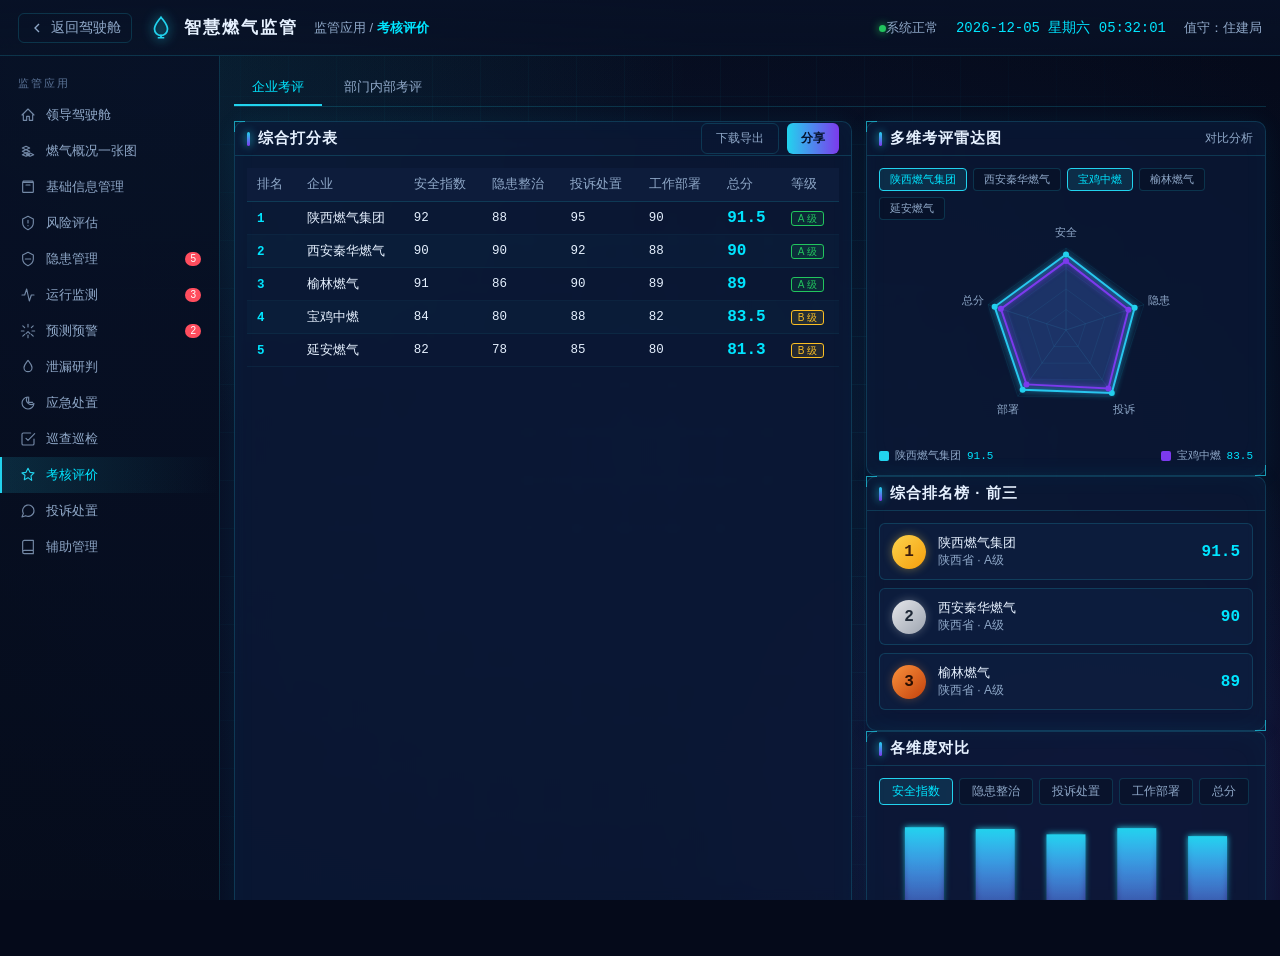
<file: gas-demo/assess.html>
﻿<!DOCTYPE html>
<html lang="zh-CN">
<head>
<meta charset="UTF-8">
<meta name="viewport" content="width=1920,initial-scale=1">
<title>考核评价 - 陕西智慧燃气监管</title>
<link rel="stylesheet" href="styles.css?v=261026b">
<link rel="stylesheet" href="vendor/leaflet.css">
<script src="vendor/leaflet.js"></script>
<style>
.tab-pane{display:none}.tab-pane.on{display:block}
.radar-wrap{position:relative;display:flex;align-items:center;justify-content:center}
.dim-tabs{display:flex;gap:6px;flex-wrap:wrap}
.dim-tabs button{padding:4px 12px;background:rgba(8,17,38,.6);border:1px solid var(--line);border-radius:4px;color:var(--sub);font-size:12px;cursor:pointer;font-family:var(--sans);transition:.2s}
.dim-tabs button:hover{color:var(--text)}
.dim-tabs button.on{color:var(--accent3);border-color:var(--accent);background:rgba(34,211,238,.12)}
.rank-card{display:flex;align-items:center;gap:12px;padding:10px 12px;border-radius:var(--r-sm);margin-bottom:8px;background:var(--panel2);border:1px solid var(--line);transition:.2s;cursor:pointer}
.rank-card:hover{border-color:var(--accent);box-shadow:0 0 10px rgba(34,211,238,.18)}
.rank-card .ri{width:34px;height:34px;border-radius:50%;display:flex;align-items:center;justify-content:center;font-family:var(--mono);font-weight:700;font-size:16px;flex:0 0 34px}
.rank-card .ri.g1{background:linear-gradient(135deg,#FCD34D,#F59E0B);color:#3B1D0E;box-shadow:0 0 10px rgba(252,211,77,.4)}
.rank-card .ri.g2{background:linear-gradient(135deg,#E5E7EB,#9CA3AF);color:#1F2937;box-shadow:0 0 10px rgba(229,231,235,.3)}
.rank-card .ri.g3{background:linear-gradient(135deg,#FB923C,#C2410C);color:#2A0E02;box-shadow:0 0 10px rgba(251,146,60,.3)}
.rank-card .rn{flex:1;font-size:13px}
.rank-card .rv{font-family:var(--mono);font-size:16px;font-weight:700;color:var(--accent3)}
.ent-pick{display:flex;gap:6px;flex-wrap:wrap}
.ent-pick button{padding:3px 10px;background:rgba(8,17,38,.6);border:1px solid var(--line);border-radius:4px;color:var(--sub);font-size:11px;cursor:pointer;font-family:var(--sans);transition:.2s}
.ent-pick button.on{color:var(--accent3);border-color:var(--accent);background:rgba(34,211,238,.12)}
.legend-dot{display:inline-flex;align-items:center;gap:6px;font-size:11px;color:var(--sub)}
.legend-dot i{width:10px;height:10px;border-radius:2px}
.sum-item{display:flex;align-items:flex-start;gap:10px;padding:10px 12px;background:var(--panel2);border:1px solid var(--line);border-radius:var(--r-sm)}
.sum-item .si{width:32px;height:32px;border-radius:8px;background:rgba(34,211,238,.12);display:flex;align-items:center;justify-content:center;color:var(--accent);flex:0 0 32px}
.sum-item .si svg{width:16px;height:16px}
.sum-item .st{font-size:13px;font-weight:600;margin-bottom:2px}
.sum-item .sd{font-size:11px;color:var(--sub);line-height:1.5}
</style>
</head>
<body data-page="assess">
<div class="bg-atmos"></div>
<header class="topbar"><span class="back" onclick="location.href='index.html'"><svg viewBox="0 0 24 24" fill="none" stroke="currentColor" stroke-width="2" width="16" height="16"><path d="M15 18l-6-6 6-6"/></svg> 返回驾驶舱</span><div class="brand"><svg class="logo" viewBox="0 0 24 24" fill="none" stroke="currentColor" stroke-width="1.6" width="26" height="26"><path d="M12 2c-3 4-6 7-6 11a6 6 0 0012 0c0-4-3-7-6-11z"/><path d="M12 18v3M9 21h6"/></svg> 智慧燃气监管</div><div class="crumb">监管应用 / <b>考核评价</b></div><div class="sp"></div><div class="rt"><span class="stat"><span class="dot ok"></span>系统正常</span><span class="clk">--</span><span>值守：住建局</span></div></header>
<aside class="sidenav" id="nav"></aside>
<main class="main">
<div class="tabbar" id="atab">
  <button class="on" data-tab="ent">企业考评</button>
  <button data-tab="dept">部门内部考评</button>
</div>
<div class="grid" style="grid-template-columns:1fr 400px">
  <!-- 左：综合打分表 -->
  <div class="panel flex-1" data-r="0">
    <div class="panel-h"><span class="t">综合打分表</span><div class="flex gap8"><button class="btn" onclick="exportReport()">下载导出</button><button class="btn primary" onclick="shareReport()">分享</button></div></div>
    <div class="panel-b">
      <table class="tbl">
        <thead><tr><th>排名</th><th>企业</th><th>安全指数</th><th>隐患整治</th><th>投诉处置</th><th>工作部署</th><th>总分</th><th>等级</th></tr></thead>
        <tbody id="scoreBody"></tbody>
      </table>
    </div>
  </div>
  <!-- 右：图表区 -->
  <div class="fcol gap12">
    <!-- 雷达图 + 排名 -->
    <div class="panel" data-r="60">
      <div class="panel-h"><span class="t">多维考评雷达图</span><span class="more">对比分析</span></div>
      <div class="panel-b">
        <div class="ent-pick mb8" id="entPick"></div>
        <div class="radar-wrap"><canvas id="radarCv" style="width:100%;height:220px"></canvas></div>
        <div class="flex jcb mt8" id="radarLegend"></div>
      </div>
    </div>
    <!-- 排名榜 -->
    <div class="panel" data-r="120">
      <div class="panel-h"><span class="t">综合排名榜 · 前三</span></div>
      <div class="panel-b" id="rankList"></div>
    </div>
    <!-- 维度柱状 + 分布环形 -->
    <div class="panel" data-r="180">
      <div class="panel-h"><span class="t">各维度对比</span></div>
      <div class="panel-b">
        <div class="dim-tabs mb8" id="dimTabs">
          <button class="on" data-dim="safety">安全指数</button>
          <button data-dim="hidden">隐患整治</button>
          <button data-dim="complaint">投诉处置</button>
          <button data-dim="deploy">工作部署</button>
          <button data-dim="total">总分</button>
        </div>
        <canvas id="dimChart" style="width:100%;height:120px"></canvas>
        <div class="flex aic gap12 mt12">
          <div class="donut" style="width:90px;height:90px;flex:0 0 90px">
            <canvas id="gradeDonut" style="width:90px;height:90px"></canvas>
            <div class="cap"><div class="v" id="aCount">0</div><div class="l">A级企业</div></div>
          </div>
          <div style="flex:1" id="gradeLegend"></div>
        </div>
      </div>
    </div>
  </div>
</div>
<!-- 底部：评价说明 -->
<div class="panel mt12" data-r="240">
  <div class="panel-h"><span class="t">评价说明</span><span class="more">汇总报告</span></div>
  <div class="panel-b">
    <div class="grid g-4" id="sumGrid"></div>
    <div class="mt12 fz12" style="color:var(--sub);line-height:1.8">
      本期考评汇总：事故 <b class="t-ok mono">0</b> 起、隐患整治 <b class="t-accent mono">43</b> 项、投诉处置 <b class="t-accent mono">286</b> 件、工作部署 <b class="t-accent mono">12</b> 项、监督检查 <b class="t-accent mono">186</b> 次。可视化图表报表已生成，支持导出 PDF / Excel 并一键分享至相关科室与企业。
    </div>
  </div>
</div>
</main>
<script src="mock.js?v=261026b"></script>
<script src="shell.js?v=261026b"></script>
<script src="map.js?v=261026b"></script>
<script>
/* ====== 雷达图自绘 ====== */
function radarChart(canvas,axes,series){
  const ctx=canvas.getContext('2d');const dpr=window.devicePixelRatio||1;
  const W=canvas.clientWidth,H=canvas.clientHeight;
  canvas.width=W*dpr;canvas.height=H*dpr;ctx.scale(dpr,dpr);
  ctx.clearRect(0,0,W,H);
  const cx=W/2,cy=H/2,R=Math.min(W,H)/2-28;
  const n=axes.length;
  for(let r=1;r<=4;r++){
    ctx.beginPath();
    for(let i=0;i<=n;i++){const a=-Math.PI/2+i*2*Math.PI/n;const rr=R*r/4;const x=cx+Math.cos(a)*rr,y=cy+Math.sin(a)*rr;i?ctx.lineTo(x,y):ctx.moveTo(x,y);}
    ctx.closePath();ctx.strokeStyle='rgba(34,211,238,.08)';ctx.lineWidth=1;ctx.stroke();
  }
  for(let i=0;i<n;i++){const a=-Math.PI/2+i*2*Math.PI/n;ctx.beginPath();ctx.moveTo(cx,cy);ctx.lineTo(cx+Math.cos(a)*R,cy+Math.sin(a)*R);ctx.strokeStyle='rgba(34,211,238,.12)';ctx.stroke();}
  series.forEach(s=>{
    ctx.beginPath();
    s.data.forEach((v,i)=>{const a=-Math.PI/2+i*2*Math.PI/n;const rr=v/100*R;const x=cx+Math.cos(a)*rr,y=cy+Math.sin(a)*rr;i?ctx.lineTo(x,y):ctx.moveTo(x,y);});
    ctx.closePath();ctx.fillStyle=s.color;ctx.globalAlpha=.15;ctx.fill();ctx.globalAlpha=1;
    ctx.strokeStyle=s.color;ctx.lineWidth=2;ctx.shadowColor=s.color;ctx.shadowBlur=6;ctx.stroke();ctx.shadowBlur=0;
    s.data.forEach((v,i)=>{const a=-Math.PI/2+i*2*Math.PI/n;const rr=v/100*R;ctx.beginPath();ctx.arc(cx+Math.cos(a)*rr,cy+Math.sin(a)*rr,3,0,7);ctx.fillStyle=s.color;ctx.fill();});
  });
  ctx.fillStyle='#8FA8C8';ctx.font='11px sans-serif';ctx.textAlign='center';
  axes.forEach((label,i)=>{const a=-Math.PI/2+i*2*Math.PI/n;const x=cx+Math.cos(a)*(R+16),y=cy+Math.sin(a)*(R+16)+4;ctx.fillText(label,x,y);});
}

/* ====== 数据 ====== */
const AXES=['安全','隐患','投诉','部署','总分'];
const COLORS=['#22D3EE','#7C3AED'];
let picked=[0,2]; // 默认对比第1、3家

/* ====== 打分表（按总分排序）====== */
const sorted=[...DB.assess].sort((a,b)=>b.total-a.total);
document.getElementById('scoreBody').innerHTML=sorted.map((a,i)=>`
  <tr onclick="openScoreDetail('${a.ent}')" style="cursor:pointer">
    <td><span class="mono t-accent fw6">${i+1}</span></td>
    <td>${a.ent}</td>
    <td class="mono">${a.safety}</td>
    <td class="mono">${a.hidden}</td>
    <td class="mono">${a.complaint}</td>
    <td class="mono">${a.deploy}</td>
    <td class="mono t-accent fw6 fz16">${a.total}</td>
    <td>${a.rank==='A'?'<span class="tag ok">A 级</span>':'<span class="tag warn">B 级</span>'}</td>
  </tr>`).join('');

/* ====== 企业选择器 ====== */
function renderEntPick(){
  document.getElementById('entPick').innerHTML=DB.assess.map((a,i)=>{
    const on=picked.includes(i);
    return `<button class="${on?'on':''}" onclick="toggleEnt(${i})">${a.ent}</button>`;
  }).join('');
  drawRadar();
}
function toggleEnt(i){
  if(picked.includes(i))picked=picked.filter(x=>x!==i);
  else if(picked.length<2)picked.push(i);
  else picked=[picked[1],i];
  renderEntPick();
}
function drawRadar(){
  const series=picked.map((idx,i)=>({name:DB.assess[idx].ent,color:COLORS[i],data:[DB.assess[idx].safety,DB.assess[idx].hidden,DB.assess[idx].complaint,DB.assess[idx].deploy,DB.assess[idx].total]}));
  radarChart(document.getElementById('radarCv'),AXES,series);
  document.getElementById('radarLegend').innerHTML=series.map(s=>`<span class="legend-dot"><i style="background:${s.color}"></i>${s.name} <span class="mono t-accent">${s.data[4]}</span></span>`).join('');
}
renderEntPick();

/* ====== 排名榜 ====== */
const medal=['g1','g2','g3'];
document.getElementById('rankList').innerHTML=sorted.slice(0,3).map((a,i)=>`
  <div class="rank-card" onclick="openScoreDetail('${a.ent}')">
    <div class="ri ${medal[i]}">${i+1}</div>
    <div class="rn">${a.ent}<div class="t-sub fz12">${a.dist||'陕西省'} · ${a.rank}级</div></div>
    <div class="rv">${a.total}</div>
  </div>`).join('');

/* ====== 维度柱状 ====== */
let curDim='safety';
const dimLabels={safety:'安全指数',hidden:'隐患整治',complaint:'投诉处置',deploy:'工作部署',total:'总分'};
function drawDim(){
  const data=DB.assess.map(a=>a[curDim]);
  const labels=DB.assess.map(a=>a.ent.replace('陕西','').replace('燃气',''));
  barChart(document.getElementById('dimChart'),data,labels,{color:'#22D3EE'});
}
drawDim();
document.querySelectorAll('#dimTabs button').forEach(b=>{
  b.onclick=()=>{document.querySelectorAll('#dimTabs button').forEach(x=>x.classList.remove('on'));b.classList.add('on');curDim=b.dataset.dim;drawDim();};
});

/* ====== 等级分布环形 ====== */
const aCount=DB.assess.filter(a=>a.rank==='A').length;
const bCount=DB.assess.filter(a=>a.rank==='B').length;
document.getElementById('aCount').textContent=aCount;
donut(document.getElementById('gradeDonut'),[{v:aCount,color:'#22C55E'},{v:bCount,color:'rgba(251,191,36,.5)'}]);
document.getElementById('gradeLegend').innerHTML=`
  <div class="flex jcb fz12"><span class="legend-dot"><i style="background:#22C55E"></i>A 级</span><span class="mono t-ok">${aCount} 家</span></div>
  <div class="flex jcb fz12 mt8"><span class="legend-dot"><i style="background:rgba(251,191,36,.7)"></i>B 级</span><span class="mono t-warn">${bCount} 家</span></div>
  <div class="flex jcb fz12 mt8"><span class="t-sub">合计</span><span class="mono t-accent">${DB.assess.length} 家</span></div>`;

/* ====== 评价说明汇总 ====== */
const sumItems=[
  {t:'事故',v:0,u:'起',c:'#22C55E',icon:'M9 12l2 2 4-4M21 12a9 9 0 11-18 0 9 9 0 0118 0z'},
  {t:'隐患整治',v:43,u:'项',c:'#22D3EE',icon:'M12 9v4M12 17h.01M10.29 3.86L1.82 18a2 2 0 001.71 3h16.94a2 2 0 001.71-3L13.71 3.86a2 2 0 00-3.42 0z'},
  {t:'投诉处置',v:286,u:'件',c:'#7C3AED',icon:'M21 11.5a8.5 8.5 0 01-12.5 7.5L3 21l2-5.5A8.5 8.5 0 1121 11.5z'},
  {t:'工作部署',v:12,u:'项',c:'#FBBF24',icon:'M9 11l3 3L22 4M21 12v7a2 2 0 01-2 2H5a2 2 0 01-2-2V5a2 2 0 012-2h11'},
];
document.getElementById('sumGrid').innerHTML=sumItems.map(s=>`
  <div class="sum-item">
    <div class="si" style="color:${s.c};background:${s.c}22">${svgIcon(s.icon,16,16)}</div>
    <div style="flex:1">
      <div class="st">${s.t}</div>
      <div class="sd"><span class="mono" style="color:${s.c};font-size:18px;font-weight:700">${fmt(s.v)}</span> ${s.u}</div>
    </div>
  </div>`).join('');

/* ====== Tab 切换 ====== */
document.querySelectorAll('#atab button').forEach(b=>{
  b.onclick=()=>{
    document.querySelectorAll('#atab button').forEach(x=>x.classList.remove('on'));
    b.classList.add('on');
    const tab=b.dataset.tab;
    if(tab==='dept'){
      openDrawer('部门内部考评',`<div class="field"><div class="k">考评对象</div><div class="v">住建局燃气监管科、应急科、执法大队</div></div><div class="field"><div class="k">考评维度</div><div class="v">工作部署执行率、监督检查完成率、隐患整改督办、投诉分派响应</div></div><div class="field"><div class="k">说明</div><div class="v t-sub fz12">演示页，部门考评数据暂未接入，可在此录入科室绩效</div></div><div class="df"><button class="btn primary" onclick="closeDrawer()">知道了</button></div>`);
    }
  };
});

/* ====== 抽屉：企业评分明细 ====== */
function openScoreDetail(ent){
  const a=DB.assess.find(x=>x.ent===ent);
  if(!a)return;
  openDrawer('考评明细 · '+a.ent,`
    <div class="field"><div class="k">企业名称</div><div class="v">${a.ent}</div></div>
    <div class="field"><div class="k">所在区域</div><div class="v">${a.dist||'陕西省'}</div></div>
    <div class="field"><div class="k">安全指数</div><div class="v mono t-accent">${a.safety}</div></div>
    <div class="field"><div class="k">隐患整治</div><div class="v mono t-accent">${a.hidden}</div></div>
    <div class="field"><div class="k">投诉处置</div><div class="v mono t-accent">${a.complaint}</div></div>
    <div class="field"><div class="k">工作部署</div><div class="v mono t-accent">${a.deploy}</div></div>
    <div class="field"><div class="k">综合总分</div><div class="v mono" style="font-size:18px;color:var(--accent3)">${a.total}</div></div>
    <div class="field"><div class="k">考评等级</div><div class="v">${a.rank==='A'?'<span class="tag ok">A 级</span>':'<span class="tag warn">B 级</span>'}</div></div>
    <div class="field"><div class="k">改进建议</div><div class="v t-sub fz12">${a.rank==='A'?'保持当前水平，持续提升安全指数与隐患整治效率':'需加强隐患整治与工作部署，提升综合得分'}</div></div>
    <div class="df"><button class="btn" onclick="closeDrawer()">关闭</button><button class="btn primary" onclick="closeDrawer()">导出报告</button></div>`);
}
function exportReport(){openDrawer('下载导出',`<div class="field"><div class="k">导出内容</div><div class="v">企业考评综合报告（5家）</div></div><div class="field"><div class="k">格式</div><div class="v">PDF / Excel</div></div><div class="field"><div class="k">包含</div><div class="v t-sub fz12">打分表、雷达图、排名榜、维度对比、等级分布</div></div><div class="df"><button class="btn primary" onclick="closeDrawer()">生成报告</button></div>`);}
function shareReport(){openDrawer('分享报告',`<div class="field"><div class="k">分享方式</div><div class="v">链接分享 / 二维码 / 邮件</div></div><div class="field"><div class="k">接收方</div><div class="v t-sub fz12">相关科室、燃气企业、上级主管部门</div></div><div class="field"><div class="k">有效期</div><div class="v">7 天</div></div><div class="df"><button class="btn primary" onclick="closeDrawer()">生成分享链接</button></div>`);}
</script>
</body>
</html>
</file>
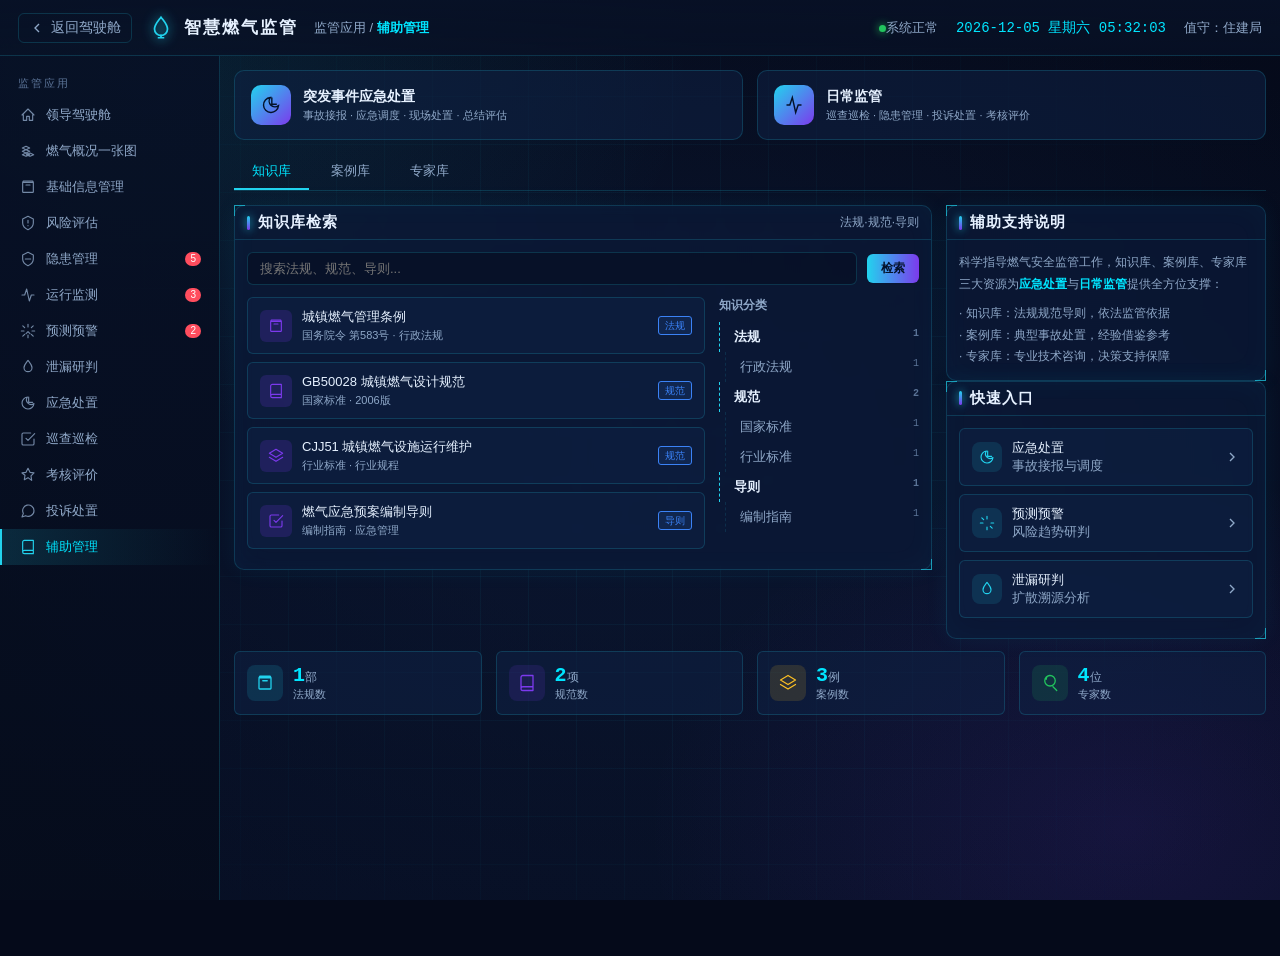
<file: gas-demo/auxiliary.html>
﻿<!DOCTYPE html>
<html lang="zh-CN">
<head>
<meta charset="UTF-8">
<meta name="viewport" content="width=1920,initial-scale=1">
<title>辅助管理 - 陕西智慧燃气监管</title>
<link rel="stylesheet" href="styles.css?v=261026b">
<link rel="stylesheet" href="vendor/leaflet.css">
<script src="vendor/leaflet.js"></script>
<style>
.tab-pane{display:none}.tab-pane.on{display:block}
.dim-card{display:flex;align-items:center;gap:12px;padding:14px 16px;background:var(--panel2);border:1px solid var(--line);border-radius:var(--r);cursor:pointer;transition:.2s}
.dim-card:hover{border-color:var(--accent);box-shadow:0 0 14px rgba(34,211,238,.18);transform:translateY(-1px)}
.dim-card .di{width:40px;height:40px;border-radius:10px;background:linear-gradient(135deg,var(--accent),var(--accent2));display:flex;align-items:center;justify-content:center;color:#04122A;flex:0 0 40px}
.dim-card .di svg{width:20px;height:20px}
.dim-card .dt{font-size:14px;font-weight:600;color:var(--text)}
.dim-card .dd{font-size:11px;color:var(--sub);margin-top:2px}
.know-item{display:flex;align-items:center;gap:10px;padding:10px 12px;background:var(--panel2);border:1px solid var(--line);border-radius:var(--r-sm);margin-bottom:8px;cursor:pointer;transition:.2s}
.know-item:hover{border-color:var(--accent);box-shadow:0 0 10px rgba(34,211,238,.15)}
.know-item .ki{width:32px;height:32px;border-radius:6px;background:rgba(124,58,237,.18);display:flex;align-items:center;justify-content:center;color:var(--accent2);flex:0 0 32px}
.know-item .ki svg{width:16px;height:16px}
.know-item .kn{flex:1}
.know-item .kn .t{font-size:13px;color:var(--text)}
.know-item .kn .s{font-size:11px;color:var(--sub);margin-top:2px}
.know-item .kt{font-size:10px}
.tree-node{padding:6px 0 6px 14px;font-size:13px;color:var(--sub);cursor:pointer;border-left:1px dashed rgba(34,211,238,.12);margin-left:6px;transition:.2s}
.tree-node:hover{color:var(--accent3)}
.tree-node.parent{color:var(--text);font-weight:600;border-left-color:var(--accent);margin-left:0;padding-left:14px}
.tree-node .cnt{float:right;font-size:10px;color:var(--dim);font-family:var(--mono)}
.case-card{background:var(--panel2);border:1px solid var(--line);border-radius:var(--r);padding:14px;cursor:pointer;transition:.2s;margin-bottom:10px}
.case-card:hover{border-color:var(--accent);box-shadow:0 0 12px rgba(34,211,238,.18);transform:translateY(-1px)}
.case-card .ct{font-size:14px;font-weight:600;margin-bottom:8px;display:flex;align-items:center;gap:8px}
.case-card .cm{display:flex;gap:8px;margin-bottom:6px}
.case-card .cd{font-size:12px;color:var(--sub);line-height:1.6}
.exp-card{background:var(--panel2);border:1px solid var(--line);border-radius:var(--r);padding:14px;cursor:pointer;transition:.2s;margin-bottom:10px}
.exp-card:hover{border-color:var(--accent);box-shadow:0 0 12px rgba(34,211,238,.18)}
.exp-card .et{display:flex;align-items:center;gap:12px;margin-bottom:8px}
.exp-card .ei{width:44px;height:44px;border-radius:50%;background:linear-gradient(135deg,var(--accent),var(--accent2));display:flex;align-items:center;justify-content:center;font-size:16px;font-weight:700;color:#04122A;flex:0 0 44px}
.exp-card .en{font-size:14px;font-weight:600}
.exp-card .ep{font-size:11px;color:var(--sub);margin-top:2px}
.quick-entry{display:flex;align-items:center;gap:10px;padding:10px 12px;background:var(--panel2);border:1px solid var(--line);border-radius:var(--r-sm);cursor:pointer;transition:.2s;margin-bottom:8px}
.quick-entry:hover{border-color:var(--accent);background:rgba(34,211,238,.06);transform:translateX(2px)}
.quick-entry .qi{width:30px;height:30px;border-radius:8px;background:rgba(34,211,238,.12);display:flex;align-items:center;justify-content:center;color:var(--accent);flex:0 0 30px}
.quick-entry .qi svg{width:16px;height:16px}
.quick-entry .qt{flex:1;font-size:13px}
.stat-mini{display:flex;align-items:center;gap:10px;padding:12px;background:var(--panel2);border:1px solid var(--line);border-radius:var(--r-sm)}
.stat-mini .si{width:36px;height:36px;border-radius:8px;display:flex;align-items:center;justify-content:center;flex:0 0 36px}
.stat-mini .si svg{width:18px;height:18px}
.stat-mini .sv{font-family:var(--mono);font-size:20px;font-weight:700;color:var(--accent3)}
.stat-mini .sl{font-size:11px;color:var(--sub)}
.search-box{width:100%;padding:8px 12px;background:rgba(8,17,38,.8);border:1px solid var(--line);color:var(--text);border-radius:var(--r-sm);font-size:13px;font-family:var(--sans);outline:none}
.search-box:focus{border-color:var(--accent);box-shadow:0 0 8px rgba(34,211,238,.2)}
</style>
</head>
<body data-page="auxiliary">
<div class="bg-atmos"></div>
<header class="topbar"><span class="back" onclick="location.href='index.html'"><svg viewBox="0 0 24 24" fill="none" stroke="currentColor" stroke-width="2" width="16" height="16"><path d="M15 18l-6-6 6-6"/></svg> 返回驾驶舱</span><div class="brand"><svg class="logo" viewBox="0 0 24 24" fill="none" stroke="currentColor" stroke-width="1.6" width="26" height="26"><path d="M12 2c-3 4-6 7-6 11a6 6 0 0012 0c0-4-3-7-6-11z"/><path d="M12 18v3M9 21h6"/></svg> 智慧燃气监管</div><div class="crumb">监管应用 / <b>辅助管理</b></div><div class="sp"></div><div class="rt"><span class="stat"><span class="dot ok"></span>系统正常</span><span class="clk">--</span><span>值守：住建局</span></div></header>
<aside class="sidenav" id="nav"></aside>
<main class="main">
<!-- 两维度说明卡 -->
<div class="grid g-2" style="margin-bottom:14px">
  <div class="dim-card" data-r="0" onclick="location.href='emergency.html'">
    <div class="di"><svg viewBox="0 0 24 24" fill="none" stroke="currentColor" stroke-width="1.7"><path d="M21 12.8A9 9 0 1111.2 3 7 7 0 0021 12.8z M13 3v8h6"/></svg></div>
    <div><div class="dt">突发事件应急处置</div><div class="dd">事故接报 · 应急调度 · 现场处置 · 总结评估</div></div>
  </div>
  <div class="dim-card" data-r="60" onclick="location.href='monitor.html'">
    <div class="di"><svg viewBox="0 0 24 24" fill="none" stroke="currentColor" stroke-width="1.7"><path d="M3 12h4l3-9 4 18 3-9h4"/></svg></div>
    <div><div class="dt">日常监管</div><div class="dd">巡查巡检 · 隐患管理 · 投诉处置 · 考核评价</div></div>
  </div>
</div>

<div class="tabbar" id="atab">
  <button class="on" data-tab="know">知识库</button>
  <button data-tab="case">案例库</button>
  <button data-tab="exp">专家库</button>
</div>

<div class="grid" style="grid-template-columns:1fr 320px">
  <!-- 左：tab 内容 -->
  <div>
    <!-- 知识库 -->
    <div class="tab-pane on" data-pane="know">
      <div class="panel" data-r="100">
        <div class="panel-h"><span class="t">知识库检索</span><span class="more">法规·规范·导则</span></div>
        <div class="panel-b">
          <div class="toolbar">
            <input class="search-box" id="knowSearch" placeholder="搜索法规、规范、导则..." style="flex:1">
            <button class="btn primary" onclick="searchKnow()">检索</button>
          </div>
          <div class="grid" style="grid-template-columns:1fr 200px;gap:14px">
            <div id="knowList"></div>
            <div>
              <div class="fz12 t-sub fw6" style="margin-bottom:8px">知识分类</div>
              <div id="knowTree"></div>
            </div>
          </div>
        </div>
      </div>
    </div>
    <!-- 案例库 -->
    <div class="tab-pane" data-pane="case">
      <div class="panel" data-r="100">
        <div class="panel-h"><span class="t">案例库</span><span class="more">事故处置参考</span></div>
        <div class="panel-b" id="caseList"></div>
      </div>
    </div>
    <!-- 专家库 -->
    <div class="tab-pane" data-pane="exp">
      <div class="panel" data-r="100">
        <div class="panel-h"><span class="t">专家库</span><span class="more">技术咨询</span></div>
        <div class="panel-b" id="expList"></div>
      </div>
    </div>
  </div>
  <!-- 右：辅助支持 + 快速入口 -->
  <div class="fcol gap12">
    <div class="panel" data-r="160">
      <div class="panel-h"><span class="t">辅助支持说明</span></div>
      <div class="panel-b">
        <div class="fz12" style="color:var(--sub);line-height:1.8">
          科学指导燃气安全监管工作，知识库、案例库、专家库三大资源为<b class="t-accent">应急处置</b>与<b class="t-accent">日常监管</b>提供全方位支撑：
        </div>
        <div class="mt8 fz12" style="color:var(--sub);line-height:1.8">
          · 知识库：法规规范导则，依法监管依据<br>
          · 案例库：典型事故处置，经验借鉴参考<br>
          · 专家库：专业技术咨询，决策支持保障
        </div>
      </div>
    </div>
    <div class="panel" data-r="220">
      <div class="panel-h"><span class="t">快速入口</span></div>
      <div class="panel-b" id="quickList"></div>
    </div>
  </div>
</div>

<!-- 底部：知识统计 -->
<div class="grid g-4 mt12" id="statGrid"></div>
</main>
<script src="mock.js?v=261026b"></script>
<script src="shell.js?v=261026b"></script>
<script src="map.js?v=261026b"></script>
<script>
/* ====== 知识库 ====== */
const KNOW_ITEMS=[
  {t:'城镇燃气管理条例',s:'国务院令 第583号 · 行政法规',cat:'法规',icon:'M4 5h16M4 5v14a1 1 0 001 1h14a1 1 0 001-1V5M4 5l1-2h14l1 2M9 9h6'},
  {t:'GB50028 城镇燃气设计规范',s:'国家标准 · 2006版',cat:'规范',icon:'M4 19.5A2.5 2.5 0 016.5 17H20 M6.5 2H20v20H6.5A2.5 2.5 0 014 19.5v-15A2.5 2.5 0 016.5 2z'},
  {t:'CJJ51 城镇燃气设施运行维护',s:'行业标准 · 行业规程',cat:'规范',icon:'M2 8l10-6 10 6-10 6L2 8z M2 14l10 6 10-6'},
  {t:'燃气应急预案编制导则',s:'编制指南 · 应急管理',cat:'导则',icon:'M9 11l3 3L22 4M21 12v7a2 2 0 01-2 2H5a2 2 0 01-2-2V5a2 2 0 012-2h11'},
];
const KNOW_TREE=[
  {t:'法规',cnt:1,parent:true},
  {t:'行政法规',cnt:1},
  {t:'规范',cnt:2,parent:true},
  {t:'国家标准',cnt:1},
  {t:'行业标准',cnt:1},
  {t:'导则',cnt:1,parent:true},
  {t:'编制指南',cnt:1},
];
function renderKnow(filter){
  const list=filter?KNOW_ITEMS.filter(k=>k.t.includes(filter)||k.s.includes(filter)):KNOW_ITEMS;
  document.getElementById('knowList').innerHTML=list.length?list.map((k,i)=>`
    <div class="know-item" onclick="openKnowDetail(${i})">
      <div class="ki">${svgIcon(k.icon,16,16)}</div>
      <div class="kn"><div class="t">${k.t}</div><div class="s">${k.s}</div></div>
      <span class="tag info kt">${k.cat}</span>
    </div>`).join(''):'<div class="empty">未找到相关知识</div>';
}
renderKnow();
document.getElementById('knowTree').innerHTML=KNOW_TREE.map(n=>`<div class="tree-node ${n.parent?'parent':''}">${n.t}<span class="cnt">${n.cnt}</span></div>`).join('');
document.getElementById('knowSearch').oninput=function(){renderKnow(this.value);};
function searchKnow(){renderKnow(document.getElementById('knowSearch').value);}

/* ====== 案例库 ====== */
const CASES=[
  {t:'2019·某市第三方施工挖断中压管',type:'第三方破坏',lvl:'红',time:'2019.06',brief:'某市道路施工挖掘机挖断中压燃气管道，导致大量泄漏并引发火灾，周边2000户停气。',
    detail:{process:'6月15日14:30，道路施工挖掘机挖断DE160中压PE管，燃气大量泄漏并起火。消防15:00到场扑灭明火，燃气公司关闭上下游阀门。',handle:'①紧急停气降压 ②现场警戒疏散 ③抢修队更换破损管段 ④恢复供气 ⑤事故调查',lesson:'加强施工前管线交底，施工区域增设电子围栏与物联监测，第三方施工须全程旁站监护。'}},
  {t:'2021·某小区入户管腐蚀泄漏',type:'管道腐蚀',lvl:'橙',time:'2021.03',brief:'老旧小区入户镀锌钢管腐蚀穿孔，室内燃气浓度超标，住户报警，及时处置未造成伤亡。',
    detail:{process:'3月2日居民闻到燃气味报警，安检员携带检测仪入户，测得浓度0.8%LEL，定位入户管穿墙处腐蚀穿孔。',handle:'①关闭户内总阀 ②开窗通风 ③更换不锈钢波纹管 ④对该小区入户管全面排查',lesson:'老旧小区入户管应纳入定期更换计划，推广不锈钢波纹管，加装家用报警器。'}},
  {t:'2023·调压站法兰渗漏处置',type:'设备故障',lvl:'橙',time:'2023.09',brief:'调压站法兰垫片老化渗漏，在线监测压力异常报警，运维人员及时处置避免扩散。',
    detail:{process:'9月10日调压站压力变送器报警，运维人员到场检查发现出口法兰垫片老化渗漏，浓度达到15%LEL。',handle:'①切换备用调压路 ②关闭渗漏法兰上下游阀 ③更换金属环连接垫片 ④恢复调压路',lesson:'调压站法兰垫片应纳入定期更换台账，关键法兰加装在线泄漏监测。'}},
];
document.getElementById('caseList').innerHTML=CASES.map((c,i)=>`
  <div class="case-card" onclick="openCaseDetail(${i})">
    <div class="ct">${lvlTag(c.lvl)} ${c.t}</div>
    <div class="cm"><span class="tag info">${c.type}</span><span class="mono fz12 t-sub">${c.time}</span></div>
    <div class="cd">${c.brief}</div>
    <div class="mt8 flex jcb aic"><span class="t-sub fz12">点击查看详情</span><span class="btn primary">查看详情</span></div>
  </div>`).join('');

/* ====== 专家库 ====== */
const EXPERTS=DB.emergency.experts.map(e=>({n:e.n,t:e.t,o:e.o}));
document.getElementById('expList').innerHTML=EXPERTS.map((e,i)=>`
  <div class="exp-card" onclick="openExpDetail(${i})">
    <div class="et">
      <div class="ei">${e.n.charAt(0)}</div>
      <div><div class="en">${e.n}</div><div class="ep">${e.t} · ${e.o}</div></div>
    </div>
    <div class="cd fz12 t-sub">擅长领域：${e.t}，长期从事燃气安全监管与技术咨询</div>
    <div class="mt8 flex jcb aic"><span class="t-sub fz12">点击查看详情</span><span class="btn primary">联系专家</span></div>
  </div>`).join('');

/* ====== 快速入口 ====== */
const QUICK=[
  {t:'应急处置',d:'事故接报与调度',href:'emergency.html',icon:'M21 12.8A9 9 0 1111.2 3 7 7 0 0021 12.8z M13 3v8h6'},
  {t:'预测预警',d:'风险趋势研判',href:'warning.html',icon:'M12 2v4M12 18v4M4.2 4.2l2.8 2.8M17 17l2.8 2.8M2 12h4M18 12h4'},
  {t:'泄漏研判',d:'扩散溯源分析',href:'leak.html',icon:'M12 2c-3 4-6 7-6 11a6 6 0 0012 0c0-4-3-7-6-11z'},
];
document.getElementById('quickList').innerHTML=QUICK.map(q=>`
  <div class="quick-entry" onclick="location.href='${q.href}'">
    <div class="qi">${svgIcon(q.icon,16,16)}</div>
    <div class="qt">${q.t}<div class="t-sub fz11">${q.d}</div></div>
    <svg viewBox="0 0 24 24" fill="none" stroke="currentColor" stroke-width="2" width="16" height="16" style="color:var(--sub)"><path d="M9 18l6-6-6-6"/></svg>
  </div>`).join('');

/* ====== 知识统计 ====== */
const STATS=[
  {t:'法规数',v:1,u:'部',c:'#22D3EE',icon:'M4 5h16M4 5v14a1 1 0 001 1h14a1 1 0 001-1V5M4 5l1-2h14l1 2M9 9h6'},
  {t:'规范数',v:2,u:'项',c:'#7C3AED',icon:'M4 19.5A2.5 2.5 0 016.5 17H20 M6.5 2H20v20H6.5A2.5 2.5 0 014 19.5v-15A2.5 2.5 0 016.5 2z'},
  {t:'案例数',v:3,u:'例',c:'#FBBF24',icon:'M2 8l10-6 10 6-10 6L2 8z M2 14l10 6 10-6'},
  {t:'专家数',v:4,u:'位',c:'#22C55E',icon:'M12 2a7 7 0 100 14 7 7 0 000-14z M12 2a5 5 0 00-5 5 M16 17l5 5'},
];
document.getElementById('statGrid').innerHTML=STATS.map(s=>`
  <div class="stat-mini">
    <div class="si" style="color:${s.c};background:${s.c}22">${svgIcon(s.icon,18,18)}</div>
    <div><div class="sv">${s.v}<span style="font-size:12px;color:var(--sub);font-weight:400">${s.u}</span></div><div class="sl">${s.t}</div></div>
  </div>`).join('');

/* ====== Tab 切换 ====== */
document.querySelectorAll('#atab button').forEach(b=>{
  b.onclick=()=>{document.querySelectorAll('#atab button').forEach(x=>x.classList.remove('on'));b.classList.add('on');document.querySelectorAll('.tab-pane').forEach(p=>p.classList.remove('on'));document.querySelector('.tab-pane[data-pane="'+b.dataset.tab+'"]').classList.add('on');};
});

/* ====== 抽屉：知识详情 ====== */
function openKnowDetail(i){
  const k=KNOW_ITEMS[i];
  openDrawer('知识详情 · '+k.t,`
    <div class="field"><div class="k">名称</div><div class="v">${k.t}</div></div>
    <div class="field"><div class="k">分类</div><div class="v"><span class="tag info">${k.cat}</span></div></div>
    <div class="field"><div class="k">来源</div><div class="v">${k.s}</div></div>
    <div class="field"><div class="k">适用范围</div><div class="v t-sub fz12">城镇燃气规划、设计、施工、运行、维护及应急管理的全生命周期</div></div>
    <div class="field"><div class="k">核心内容</div><div class="v t-sub fz12">燃气设施建设标准、安全间距要求、运行维护规程、应急处置规范等关键技术指标</div></div>
    <div class="df"><button class="btn" onclick="closeDrawer()">关闭</button><button class="btn primary" onclick="closeDrawer()">下载原文</button></div>`);
}

/* ====== 抽屉：案例详情 ====== */
function openCaseDetail(i){
  const c=CASES[i];
  openDrawer('案例详情 · '+c.t,`
    <div class="field"><div class="k">案例名称</div><div class="v">${c.t}</div></div>
    <div class="field"><div class="k">类型</div><div class="v"><span class="tag info">${c.type}</span> ${lvlTag(c.lvl)}</div></div>
    <div class="field"><div class="k">时间</div><div class="v mono">${c.time}</div></div>
    <div class="field"><div class="k">摘要</div><div class="v">${c.brief}</div></div>
    <div class="field"><div class="k">事故经过</div><div class="v t-sub fz12">${c.detail.process}</div></div>
    <div class="field"><div class="k">处置措施</div><div class="v t-sub fz12">${c.detail.handle}</div></div>
    <div class="field"><div class="k">经验教训</div><div class="v" style="color:var(--warn)">${c.detail.lesson}</div></div>
    <div class="df"><button class="btn" onclick="closeDrawer()">关闭</button><button class="btn primary" onclick="closeDrawer()">收藏案例</button></div>`);
}

/* ====== 抽屉：专家详情 ====== */
function openExpDetail(i){
  const e=EXPERTS[i];
  openDrawer('专家信息 · '+e.n,`
    <div class="field"><div class="k">姓名</div><div class="v">${e.n}</div></div>
    <div class="field"><div class="k">专业领域</div><div class="v">${e.t}</div></div>
    <div class="field"><div class="k">所属单位</div><div class="v">${e.o}</div></div>
    <div class="field"><div class="k">联系方式</div><div class="v mono">${'1'+'3'.repeat(2)+'-'+e.n.charCodeAt(0)%10+'***'+(e.n.charCodeAt(1)%10)+'***'}</div></div>
    <div class="field"><div class="k">擅长领域</div><div class="v t-sub fz12">${e.t}，长期从事燃气安全监管与技术咨询，参与多起事故调查与应急处置</div></div>
    <div class="field"><div class="k">咨询方式</div><div class="v">电话咨询 / 视频会议 / 现场指导</div></div>
    <div class="df"><button class="btn" onclick="closeDrawer()">关闭</button><button class="btn primary" onclick="closeDrawer()">发起咨询</button></div>`);
}
</script>
</body>
</html>
</file>
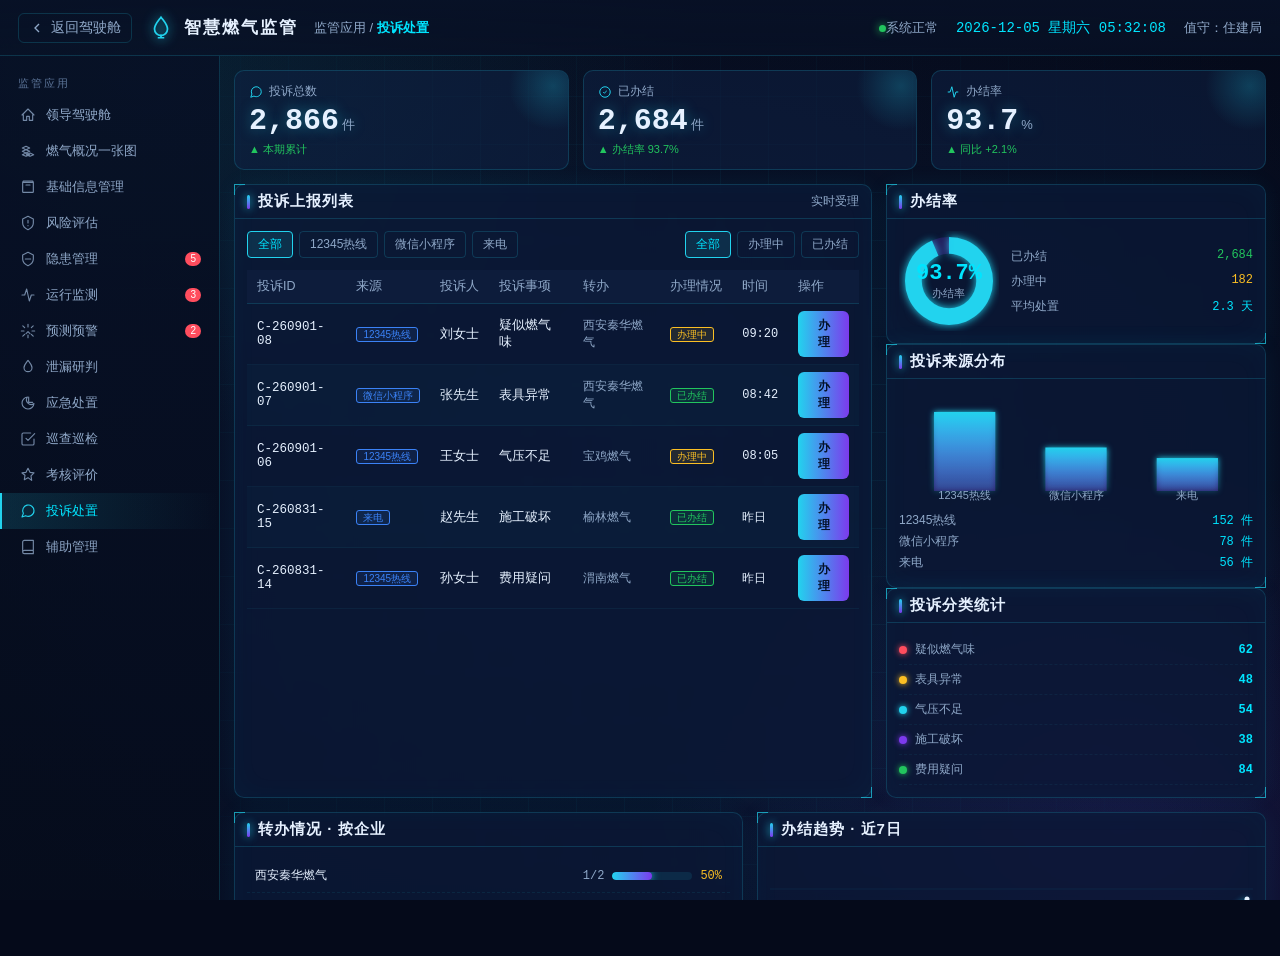
<file: gas-demo/complaint.html>
﻿<!DOCTYPE html>
<html lang="zh-CN">
<head>
<meta charset="UTF-8">
<meta name="viewport" content="width=1920,initial-scale=1">
<title>投诉处置 - 陕西智慧燃气监管</title>
<link rel="stylesheet" href="styles.css?v=261026b">
<link rel="stylesheet" href="vendor/leaflet.css">
<script src="vendor/leaflet.js"></script>
<style>
.src-filter{display:flex;gap:6px;flex-wrap:wrap}
.src-filter button{padding:4px 10px;background:transparent;border:1px solid var(--line);border-radius:4px;color:var(--sub);font-size:12px;cursor:pointer;font-family:var(--sans);transition:.2s}
.src-filter button:hover{color:var(--text)}
.src-filter button.on{color:var(--accent3);border-color:var(--accent);background:rgba(34,211,238,.12)}
.proc-flow{display:flex;align-items:stretch;gap:0;padding:8px 0;overflow-x:auto}
.proc-step{flex:1;min-width:110px;text-align:center;padding:12px 8px;background:var(--panel2);border:1px solid var(--line);border-radius:var(--r-sm);position:relative;cursor:pointer;transition:.2s}
.proc-step:hover{border-color:var(--accent);box-shadow:0 0 10px rgba(34,211,238,.18)}
.proc-step .pi{width:30px;height:30px;border-radius:50%;background:linear-gradient(135deg,var(--accent),var(--accent2));display:flex;align-items:center;justify-content:center;color:#04122A;margin:0 auto 6px}
.proc-step .pi svg{width:15px;height:15px}
.proc-step .pn{font-size:11px;color:var(--accent3);font-family:var(--mono)}
.proc-step .pt{font-size:13px;color:var(--text);margin-top:4px;font-weight:600}
.proc-step .pd{font-size:10px;color:var(--sub);margin-top:2px}
.proc-arrow{flex:0 0 22px;display:flex;align-items:center;justify-content:center;color:var(--accent);opacity:.5}
.ent-row{display:flex;align-items:center;gap:8px;padding:8px;border-bottom:1px dashed rgba(34,211,238,.08);font-size:12px}
.ent-row .en{flex:1;color:var(--text)}
.cat-item{display:flex;align-items:center;gap:8px;padding:6px 0;font-size:12px;border-bottom:1px dashed rgba(34,211,238,.06)}
.cat-item .cn{flex:1;color:var(--sub)}
.cat-item .cv{font-family:var(--mono);color:var(--accent3);font-weight:600}
</style>
</head>
<body data-page="complaint">
<div class="bg-atmos"></div>
<header class="topbar"><span class="back" onclick="location.href='index.html'"><svg viewBox="0 0 24 24" fill="none" stroke="currentColor" stroke-width="2" width="16" height="16"><path d="M15 18l-6-6 6-6"/></svg> 返回驾驶舱</span><div class="brand"><svg class="logo" viewBox="0 0 24 24" fill="none" stroke="currentColor" stroke-width="1.6" width="26" height="26"><path d="M12 2c-3 4-6 7-6 11a6 6 0 0012 0c0-4-3-7-6-11z"/><path d="M12 18v3M9 21h6"/></svg> 智慧燃气监管</div><div class="crumb">监管应用 / <b>投诉处置</b></div><div class="sp"></div><div class="rt"><span class="stat"><span class="dot ok"></span>系统正常</span><span class="clk">--</span><span>值守：住建局</span></div></header>
<aside class="sidenav" id="nav"></aside>
<main class="main">
<!-- KPI -->
<div class="grid g-3" style="margin-bottom:14px">
  <div class="kpi" data-r="0">
    <div class="glow"></div>
    <div class="lab"><svg viewBox="0 0 24 24" fill="none" stroke="currentColor" stroke-width="1.7" width="14" height="14"><path d="M21 11.5a8.5 8.5 0 01-12.5 7.5L3 21l2-5.5A8.5 8.5 0 1121 11.5z"/></svg> 投诉总数</div>
    <div class="val" id="kpiTotal">0<span class="u">件</span></div>
    <div class="trend up">▲ 本期累计</div>
  </div>
  <div class="kpi" data-r="60">
    <div class="glow"></div>
    <div class="lab"><svg viewBox="0 0 24 24" fill="none" stroke="currentColor" stroke-width="1.7" width="14" height="14"><path d="M9 12l2 2 4-4M21 12a9 9 0 11-18 0 9 9 0 0118 0z"/></svg> 已办结</div>
    <div class="val" id="kpiDone">0<span class="u">件</span></div>
    <div class="trend up">▲ 办结率 93.7%</div>
  </div>
  <div class="kpi" data-r="120">
    <div class="glow"></div>
    <div class="lab"><svg viewBox="0 0 24 24" fill="none" stroke="currentColor" stroke-width="1.7" width="14" height="14"><path d="M3 12h4l3-9 4 18 3-9h4"/></svg> 办结率</div>
    <div class="val" id="kpiRate">0<span class="u">%</span></div>
    <div class="trend up">▲ 同比 +2.1%</div>
  </div>
</div>

<div class="grid" style="grid-template-columns:1fr 380px">
  <!-- 左：投诉列表 -->
  <div class="panel flex-1" data-r="40">
    <div class="panel-h"><span class="t">投诉上报列表</span><span class="more">实时受理</span></div>
    <div class="panel-b">
      <div class="toolbar">
        <div class="src-filter" id="srcFilter">
          <button class="on" data-src="all">全部</button>
          <button data-src="12345热线">12345热线</button>
          <button data-src="微信小程序">微信小程序</button>
          <button data-src="来电">来电</button>
        </div>
        <span class="sp"></span>
        <div class="src-filter" id="stateFilter">
          <button class="on" data-state="all">全部</button>
          <button data-state="办理中">办理中</button>
          <button data-state="已办结">已办结</button>
        </div>
      </div>
      <table class="tbl">
        <thead><tr><th>投诉ID</th><th>来源</th><th>投诉人</th><th>投诉事项</th><th>转办</th><th>办理情况</th><th>时间</th><th>操作</th></tr></thead>
        <tbody id="compBody"></tbody>
      </table>
    </div>
  </div>
  <!-- 右：统计 -->
  <div class="fcol gap12">
    <!-- 办结率环形 + 来源柱状 -->
    <div class="panel" data-r="100">
      <div class="panel-h"><span class="t">办结率</span></div>
      <div class="panel-b flex aic gap12">
        <div class="donut" style="width:100px;height:100px;flex:0 0 100px">
          <canvas id="doneDonut" style="width:100px;height:100px"></canvas>
          <div class="cap"><div class="v" id="doneRate">0%</div><div class="l">办结率</div></div>
        </div>
        <div style="flex:1">
          <div class="flex jcb fz12"><span class="t-sub">已办结</span><span class="mono t-ok" id="dDone">0</span></div>
          <div class="flex jcb fz12 mt8"><span class="t-sub">办理中</span><span class="mono t-warn" id="dPending">0</span></div>
          <div class="flex jcb fz12 mt8"><span class="t-sub">平均处置</span><span class="mono t-accent">2.3 天</span></div>
        </div>
      </div>
    </div>
    <!-- 来源分布 -->
    <div class="panel" data-r="160">
      <div class="panel-h"><span class="t">投诉来源分布</span></div>
      <div class="panel-b">
        <canvas id="srcChart" style="width:100%;height:110px"></canvas>
        <div class="mt8" id="srcLegend"></div>
      </div>
    </div>
    <!-- 分类统计 -->
    <div class="panel" data-r="220">
      <div class="panel-h"><span class="t">投诉分类统计</span></div>
      <div class="panel-b" id="catList"></div>
    </div>
  </div>
</div>

<div class="grid" style="grid-template-columns:1fr 1fr;margin-top:14px">
  <!-- 转办情况 -->
  <div class="panel" data-r="280">
    <div class="panel-h"><span class="t">转办情况 · 按企业</span></div>
    <div class="panel-b" id="transList"></div>
  </div>
  <!-- 办结趋势 -->
  <div class="panel" data-r="300">
    <div class="panel-h"><span class="t">办结趋势 · 近7日</span></div>
    <div class="panel-b"><canvas id="trendChart" style="width:100%;height:120px"></canvas></div>
  </div>
</div>

<!-- 办理流程 -->
<div class="panel mt12" data-r="340">
  <div class="panel-h"><span class="t">投诉办理流程</span><span class="more">闭环管理</span></div>
  <div class="panel-b">
    <div class="proc-flow" id="procFlow"></div>
  </div>
</div>
</main>
<script src="mock.js?v=261026b"></script>
<script src="shell.js?v=261026b"></script>
<script src="map.js?v=261026b"></script>
<script>
/* ====== KPI ====== */
const cs=DB.complaintStat;
document.getElementById('kpiTotal').innerHTML=fmt(cs.total)+'<span class="u">件</span>';
document.getElementById('kpiDone').innerHTML=fmt(cs.done)+'<span class="u">件</span>';
document.getElementById('kpiRate').innerHTML=cs.rate+'<span class="u">%</span>';
document.getElementById('doneRate').textContent=cs.rate+'%';
document.getElementById('dDone').textContent=fmt(cs.done);
document.getElementById('dPending').textContent=fmt(cs.total-cs.done);
donut(document.getElementById('doneDonut'),[{v:cs.rate,color:'#22D3EE'},{v:100-cs.rate,color:'rgba(124,58,237,.2)'}]);

/* ====== 来源分布 ====== */
const srcMap={};
DB.complaints.forEach(c=>srcMap[c.src]=(srcMap[c.src]||0)+1);
// 扩展为总量分布（演示）
const srcData=[{n:'12345热线',v:152},{n:'微信小程序',v:78},{n:'来电',v:56}];
barChart(document.getElementById('srcChart'),srcData.map(d=>d.v),srcData.map(d=>d.n),{color:'#22D3EE'});
document.getElementById('srcLegend').innerHTML=srcData.map(d=>`<div class="flex jcb fz12" style="margin-bottom:4px"><span class="t-sub">${d.n}</span><span class="mono t-accent">${d.v} 件</span></div>`).join('');

/* ====== 分类统计 ====== */
const cats=[{n:'疑似燃气味',v:62,c:'#FF4D5E'},{n:'表具异常',v:48,c:'#FBBF24'},{n:'气压不足',v:54,c:'#22D3EE'},{n:'施工破坏',v:38,c:'#7C3AED'},{n:'费用疑问',v:84,c:'#22C55E'}];
document.getElementById('catList').innerHTML=cats.map(c=>`
  <div class="cat-item"><span class="lvl ${c.n.includes('味')||c.n.includes('破坏')?'red':c.n.includes('气压')?'blu':c.n.includes('费用')?'yel':'yel'}"><i style="background:${c.c};box-shadow:0 0 6px ${c.c}"></i></span><span class="cn">${c.n}</span><span class="cv">${c.v}</span></div>`).join('');

/* ====== 转办情况 ====== */
const transMap={};
DB.complaints.forEach(c=>{if(!transMap[c.trans])transMap[c.trans]={t:0,d:0};transMap[c.trans].t++;if(c.state==='已办结')transMap[c.trans].d++;});
document.getElementById('transList').innerHTML=Object.entries(transMap).map(([k,v])=>`
  <div class="ent-row"><span class="en">${k}</span><span class="mono t-sub">${v.d}/${v.t}</span><div class="bar" style="width:80px"><i style="width:${Math.round(v.d/v.t*100)}%"></i></div><span class="mono fz12 ${v.d===v.t?'t-ok':'t-warn'}">${Math.round(v.d/v.t*100)}%</span></div>`).join('');

/* ====== 办结趋势 ====== */
lineChart(document.getElementById('trendChart'),[38,42,35,40,36,33,44],{color:'#22D3EE'});

/* ====== 办理流程 ====== */
const PROC=[
  {n:'01',t:'上报',d:'多渠道受理',icon:'M21 11.5a8.5 8.5 0 01-12.5 7.5L3 21l2-5.5A8.5 8.5 0 1121 11.5z'},
  {n:'02',t:'分类',d:'按事项归类',icon:'M3 7h18M3 12h18M3 17h18'},
  {n:'03',t:'分派',d:'科室/企业',icon:'M5 12h14M13 6l6 6-6 6'},
  {n:'04',t:'处置',d:'限期办理',icon:'M9 12l2 2 4-4M21 12a9 9 0 11-18 0 9 9 0 0118 0z'},
  {n:'05',t:'反馈',d:'回复投诉人',icon:'M3 12h4l3-9 4 18 3-9h4'},
  {n:'06',t:'归档',d:'闭环备查',icon:'M4 5h16M4 5v14a1 1 0 001 1h14a1 1 0 001-1V5M9 9h6'},
];
document.getElementById('procFlow').innerHTML=PROC.map((p,i)=>{
  const arr=i<PROC.length-1?'<div class="proc-arrow"><svg viewBox="0 0 24 24" fill="none" stroke="currentColor" stroke-width="2" width="18" height="18"><path d="M5 12h14M13 6l6 6-6 6"/></svg></div>':'';
  return `<div class="proc-step" onclick="openProcStep(${i})"><div class="pi">${svgIcon(p.icon,15,15)}</div><div class="pn">STEP ${p.n}</div><div class="pt">${p.t}</div><div class="pd">${p.d}</div></div>${arr}`;
}).join('');

/* ====== 投诉列表 ====== */
let curSrc='all',curState='all';
function renderComp(){
  let list=DB.complaints.filter(c=>(curSrc==='all'||c.src===curSrc)&&(curState==='all'||c.state===curState));
  document.getElementById('compBody').innerHTML=list.length?list.map(c=>`
    <tr>
      <td class="mono">${c.id}</td>
      <td><span class="tag info">${c.src}</span></td>
      <td>${c.person}</td>
      <td>${c.item}</td>
      <td class="t-sub fz12">${c.trans}</td>
      <td>${c.state==='已办结'?'<span class="tag ok">已办结</span>':'<span class="tag warn">办理中</span>'}</td>
      <td class="mono fz12">${c.time}</td>
      <td><button class="btn primary" onclick="openHandle('${c.id}')">办理</button></td>
    </tr>`).join(''):'<tr><td colspan="8"><div class="empty">无符合条件的投诉</div></td></tr>';
}
renderComp();
document.querySelectorAll('#srcFilter button').forEach(b=>{b.onclick=()=>{document.querySelectorAll('#srcFilter button').forEach(x=>x.classList.remove('on'));b.classList.add('on');curSrc=b.dataset.src;renderComp();};});
document.querySelectorAll('#stateFilter button').forEach(b=>{b.onclick=()=>{document.querySelectorAll('#stateFilter button').forEach(x=>x.classList.remove('on'));b.classList.add('on');curState=b.dataset.state;renderComp();};});

/* ====== 抽屉：办理 ====== */
function openHandle(id){
  const c=DB.complaints.find(x=>x.id===id);
  openDrawer('投诉办理 · '+c.id,`
    <div class="field"><div class="k">投诉ID</div><div class="v mono">${c.id}</div></div>
    <div class="field"><div class="k">来源</div><div class="v">${c.src}</div></div>
    <div class="field"><div class="k">投诉人</div><div class="v">${c.person}</div></div>
    <div class="field"><div class="k">投诉事项</div><div class="v">${c.item}</div></div>
    <div class="field"><div class="k">当前转办</div><div class="v">${c.trans}</div></div>
    <div class="field"><div class="k">当前状态</div><div class="v">${c.state==='已办结'?'<span class="tag ok">已办结</span>':'<span class="tag warn">办理中</span>'}</div></div>
    <div class="field"><div class="k">分派对象</div><div class="v"><select id="hAssign" style="width:100%;padding:6px;background:rgba(8,17,38,.8);border:1px solid var(--line);color:var(--text);border-radius:4px"><optgroup label="科室人员"><option>监管科-王建国</option><option>执法大队-李志远</option></optgroup><optgroup label="企业责任单位">${DB.enterprises.map(e=>`<option>${e.name}</option>`).join('')}</optgroup></select></div></div>
    <div class="field"><div class="k">办理意见</div><div class="v"><textarea style="width:100%;padding:6px;background:rgba(8,17,38,.8);border:1px solid var(--line);color:var(--text);border-radius:4px;min-height:60px" placeholder="请填写办理意见..."></textarea></div></div>
    <div class="field"><div class="k">定期反馈</div><div class="v t-sub fz12">办理后自动向投诉人推送反馈，并定期回访</div></div>
    <div class="df"><button class="btn" onclick="closeDrawer()">取消</button><button class="btn primary" onclick="closeDrawer()">提交办理</button></div>`);
}
function openProcStep(i){
  const p=PROC[i];
  openDrawer('流程节点 · '+p.t,`<div class="field"><div class="k">节点</div><div class="v">STEP ${p.n} · ${p.t}</div></div><div class="field"><div class="k">说明</div><div class="v">${p.d}</div></div><div class="field"><div class="k">办理时限</div><div class="v mono">${i<3?'1 小时':i<5?'3 个工作日':'1 个工作日'}</div></div><div class="df"><button class="btn primary" onclick="closeDrawer()">关闭</button></div>`);
}
</script>
</body>
</html>
</file>
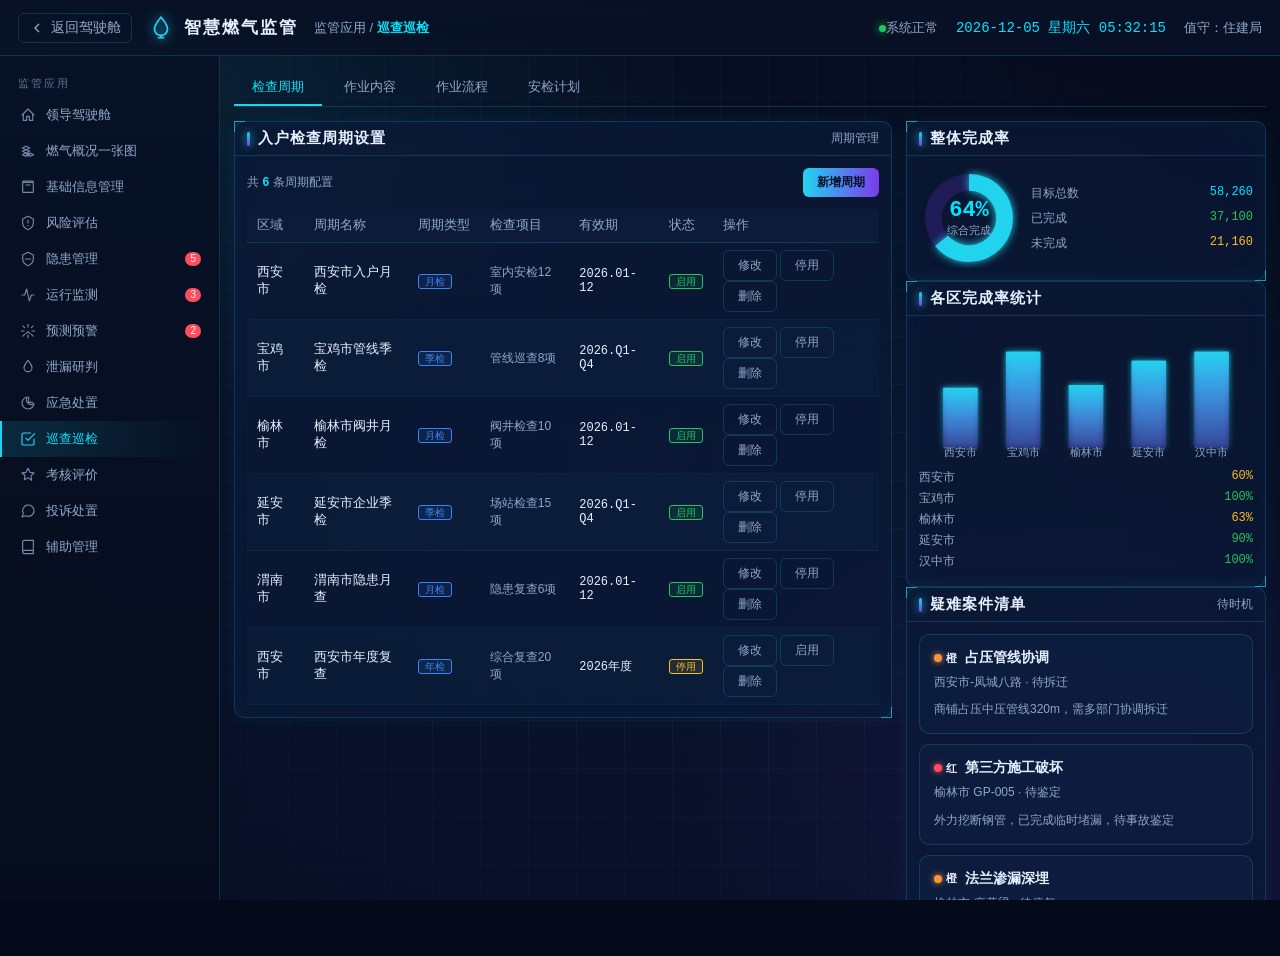
<file: gas-demo/inspect.html>
﻿<!DOCTYPE html>
<html lang="zh-CN">
<head>
<meta charset="UTF-8">
<meta name="viewport" content="width=1920,initial-scale=1">
<title>巡查巡检 - 陕西智慧燃气监管</title>
<link rel="stylesheet" href="styles.css?v=261026b"><link rel="stylesheet" href="vendor/leaflet.css"><script src="vendor/leaflet.js"></script>
<style>
.tab-pane{display:none}.tab-pane.on{display:block}
.flow-wrap{display:flex;align-items:stretch;gap:0;padding:18px 8px;overflow-x:auto}
.flow-step{flex:1;min-width:130px;background:var(--panel2);border:1px solid var(--line);border-radius:var(--r);padding:14px 12px;cursor:pointer;transition:.2s;position:relative}
.flow-step:hover{border-color:var(--accent);box-shadow:0 0 14px rgba(34,211,238,.22);transform:translateY(-2px)}
.flow-step .sn{font-family:var(--mono);font-size:11px;color:var(--accent3);margin-bottom:6px}
.flow-step .st{font-size:14px;font-weight:600;color:var(--text);margin-bottom:6px}
.flow-step .sd{font-size:11px;color:var(--sub);line-height:1.5}
.flow-step .si{width:30px;height:30px;border-radius:50%;background:linear-gradient(135deg,var(--accent),var(--accent2));display:flex;align-items:center;justify-content:center;color:#04122A;margin-bottom:8px}
.flow-step .si svg{width:16px;height:16px}
.flow-arrow{flex:0 0 24px;display:flex;align-items:center;justify-content:center;color:var(--accent);opacity:.6}
.flow-step.done{border-color:rgba(34,197,94,.5)}
.flow-step.done .si{background:linear-gradient(135deg,#22C55E,#16A34A)}
.flow-step.cur{border-color:var(--warn);box-shadow:0 0 14px rgba(251,191,36,.25)}
.flow-step.cur .si{background:linear-gradient(135deg,#FBBF24,#F97316)}
.case-card{background:var(--panel2);border:1px solid var(--line);border-radius:var(--r);padding:14px;cursor:pointer;transition:.2s;margin-bottom:10px}
.case-card:hover{border-color:var(--accent);box-shadow:0 0 12px rgba(34,211,238,.18);transform:translateY(-1px)}
.case-card .ct{font-size:14px;font-weight:600;margin-bottom:6px;display:flex;align-items:center;gap:8px}
.case-card .cd{font-size:12px;color:var(--sub);line-height:1.6}
</style>
</head>
<body data-page="inspect">
<div class="bg-atmos"></div>
<header class="topbar"><span class="back" onclick="location.href='index.html'"><svg viewBox="0 0 24 24" fill="none" stroke="currentColor" stroke-width="2" width="16" height="16"><path d="M15 18l-6-6 6-6"/></svg> 返回驾驶舱</span><div class="brand"><svg class="logo" viewBox="0 0 24 24" fill="none" stroke="currentColor" stroke-width="1.6" width="26" height="26"><path d="M12 2c-3 4-6 7-6 11a6 6 0 0012 0c0-4-3-7-6-11z"/><path d="M12 18v3M9 21h6"/></svg> 智慧燃气监管</div><div class="crumb">监管应用 / <b>巡查巡检</b></div><div class="sp"></div><div class="rt"><span class="stat"><span class="dot ok"></span>系统正常</span><span class="clk">--</span><span>值守：住建局</span></div></header>
<aside class="sidenav" id="nav"></aside>
<main class="main">
<div class="tabbar" id="tabbar">
  <button class="on" data-tab="cycle">检查周期</button>
  <button data-tab="content">作业内容</button>
  <button data-tab="flow">作业流程</button>
  <button data-tab="plan">安检计划</button>
</div>
<div class="grid" style="grid-template-columns:1fr 360px">
  <div>
    <div class="tab-pane on" data-pane="cycle">
      <div class="panel" data-r="0">
        <div class="panel-h"><span class="t">入户检查周期设置</span><span class="more">周期管理</span></div>
        <div class="panel-b">
          <div class="toolbar"><span class="t-sub fz12">共 <b class="t-accent mono">6</b> 条周期配置</span><span class="sp"></span><button class="btn primary" onclick="openCycleForm()">新增周期</button></div>
          <table class="tbl"><thead><tr><th>区域</th><th>周期名称</th><th>周期类型</th><th>检查项目</th><th>有效期</th><th>状态</th><th>操作</th></tr></thead><tbody id="cycleBody"></tbody></table>
        </div>
      </div>
    </div>
    <div class="tab-pane" data-pane="content">
      <div class="panel" data-r="60">
        <div class="panel-h"><span class="t">作业内容设置</span><span class="more">内容管理</span></div>
        <div class="panel-b">
          <div class="toolbar"><span class="t-sub fz12">共 <b class="t-accent mono">5</b> 类作业内容</span><span class="sp"></span><button class="btn primary" onclick="openContentForm()">新增内容</button></div>
          <table class="tbl"><thead><tr><th>序号</th><th>作业内容</th><th>检查范围</th><th>适用周期</th><th>项目数</th><th>更新时间</th><th>操作</th></tr></thead><tbody id="contentBody"></tbody></table>
        </div>
      </div>
    </div>
    <div class="tab-pane" data-pane="flow">
      <div class="panel" data-r="120">
        <div class="panel-h"><span class="t">作业流程设置</span><span class="more">流程编排</span></div>
        <div class="panel-b">
          <div class="t-sub fz12" style="margin:8px 0 10px">点击节点查看节点详情与表单字段</div>
          <div class="flow-wrap" id="flowWrap"></div>
          <div class="mt12" style="border:1px dashed var(--line);border-radius:var(--r-sm);padding:12px">
            <div class="fz12 t-sub" style="margin-bottom:6px">流程说明</div>
            <div class="fz12" style="line-height:1.8;color:var(--sub)">标准作业流程共 <b class="t-accent mono">6</b> 个节点：派单（系统/人工）→ 接单（责任单位签收）→ 现场检查（按作业内容逐项）→ 问题上报（实时回传）→ 整改（限期处置）→ 验收（闭环归档）。各节点支持自定义表单、超时升级、影像留痕。</div>
          </div>
        </div>
      </div>
    </div>
    <div class="tab-pane" data-pane="plan">
      <div class="panel" data-r="180">
        <div class="panel-h"><span class="t">安检计划分派</span><span class="more">分派管理</span></div>
        <div class="panel-b">
          <div class="toolbar"><span class="t-sub fz12">共 <b class="t-accent mono" id="planCnt">0</b> 个在执行计划</span><span class="sp"></span><button class="btn" onclick="exportPlan()">导出</button><button class="btn primary" onclick="openDispatch()">分派计划</button></div>
          <table class="tbl"><thead><tr><th>计划ID</th><th>计划名</th><th>区域</th><th>周期</th><th>目标数</th><th>已完成</th><th>完成率</th><th>状态</th><th>操作</th></tr></thead><tbody id="planBody"></tbody></table>
        </div>
      </div>
    </div>
  </div>
  <div class="fcol gap12">
    <div class="panel" data-r="40">
      <div class="panel-h"><span class="t">整体完成率</span></div>
      <div class="panel-b flex aic jcb gap12">
        <div class="donut" style="width:100px;height:100px"><canvas id="totalDonut" style="width:100px;height:100px"></canvas><div class="cap"><div class="v" id="totalRate">0%</div><div class="l">综合完成</div></div></div>
        <div style="flex:1">
          <div class="flex jcb fz12"><span class="t-sub">目标总数</span><span class="mono t-accent" id="sumTarget">0</span></div>
          <div class="flex jcb fz12 mt8"><span class="t-sub">已完成</span><span class="mono t-ok" id="sumDone">0</span></div>
          <div class="flex jcb fz12 mt8"><span class="t-sub">未完成</span><span class="mono t-warn" id="sumLeft">0</span></div>
        </div>
      </div>
    </div>
    <div class="panel" data-r="100">
      <div class="panel-h"><span class="t">各区完成率统计</span></div>
      <div class="panel-b">
        <canvas id="distChart" style="width:100%;height:130px"></canvas>
        <div class="mt8" id="distLegend"></div>
      </div>
    </div>
    <div class="panel flex-1" data-r="160">
      <div class="panel-h"><span class="t">疑难案件清单</span><span class="more">待时机</span></div>
      <div class="panel-b" id="caseList"></div>
    </div>
  </div>
</div>
</main>
<script src="mock.js?v=261026b"></script>
<script src="shell.js?v=261026b"></script>
<script src="map.js?v=261026b"></script>
<script>
const CYCLES=[
  {area:'西安市',name:'西安市入户月检',type:'月',items:'室内安检12项',term:'2026.01-12',state:'启用'},
  {area:'宝鸡市',name:'宝鸡市管线季检',type:'季',items:'管线巡查8项',term:'2026.Q1-Q4',state:'启用'},
  {area:'榆林市',name:'榆林市阀井月检',type:'月',items:'阀井检查10项',term:'2026.01-12',state:'启用'},
  {area:'延安市',name:'延安市企业季检',type:'季',items:'场站检查15项',term:'2026.Q1-Q4',state:'启用'},
  {area:'渭南市',name:'渭南市隐患月查',type:'月',items:'隐患复查6项',term:'2026.01-12',state:'启用'},
  {area:'西安市',name:'西安市年度复查',type:'年',items:'综合复查20项',term:'2026年度',state:'停用'},
];
const CONTENTS=[
  {n:'入户安检内容',range:'室内管道/燃气表/报警器/灶具/阀门',period:'月',items:12,time:'2026-08-20'},
  {n:'管线巡查内容',range:'中低压管线/标识标牌/占压/腐蚀',period:'季',items:8,time:'2026-08-15'},
  {n:'阀井检查内容',range:'阀门/法兰/井盖/积水/渗漏',period:'月',items:10,time:'2026-08-18'},
  {n:'场站检查内容',range:'工艺设备/仪表/消防/应急物资',period:'季',items:15,time:'2026-08-10'},
  {n:'用户端检查内容',range:'灶具/软管/热水器/通风条件',period:'月',items:6,time:'2026-08-22'},
];
const FLOW=[
  {n:'01',t:'派单',d:'系统按周期自动派单或人工下达',icon:'M5 12h14M13 6l6 6-6 6',state:'done'},
  {n:'02',t:'接单',d:'责任单位签收并指派作业人员',icon:'M9 11l3 3L22 4M21 12v7a2 2 0 01-2 2H5a2 2 0 01-2-2V5a2 2 0 012-2h11',state:'done'},
  {n:'03',t:'现场检查',d:'按作业内容逐项检查并影像留痕',icon:'M2 12s3-7 10-7 10 7 10 7-3 7-10 7-10-7-10-7z M12 9a3 3 0 100 6 3 3 0 000-6z',state:'cur'},
  {n:'04',t:'问题上报',d:'发现隐患实时上报并自动建档',icon:'M12 9v4M12 17h.01M10.29 3.86L1.82 18a2 2 0 001.71 3h16.94a2 2 0 001.71-3L13.71 3.86a2 2 0 00-3.42 0z',state:''},
  {n:'05',t:'整改',d:'限期处置并跟踪整改进度',icon:'M9 12l2 2 4-4M21 12a9 9 0 11-18 0 9 9 0 0118 0z',state:''},
  {n:'06',t:'验收',d:'闭环验收并归档备查',icon:'M5 13l4 4L19 7',state:''},
];
const CASES=[
  {n:'占压管线协调',lvl:'橙',area:'西安市-凤城八路',wait:'待拆迁',d:'商铺占压中压管线320m，需多部门协调拆迁'},
  {n:'第三方施工破坏',lvl:'红',area:'榆林市 GP-005',wait:'待鉴定',d:'外力挖断钢管，已完成临时堵漏，待事故鉴定'},
  {n:'法兰渗漏深埋',lvl:'橙',area:'榆林市-麻黄梁',wait:'待停气',d:'阀井法兰渗漏，需停气作业，待调度窗口'},
  {n:'老旧管道改造',lvl:'黄',area:'渭南市 GP-010',wait:'待立项',d:'2012年敷设高压管，腐蚀加重，需改造立项'},
];

document.getElementById('cycleBody').innerHTML=CYCLES.map((c,i)=>`<tr><td>${c.area}</td><td>${c.name}</td><td><span class="tag info">${c.type}检</span></td><td class="t-sub fz12">${c.items}</td><td class="mono fz12">${c.term}</td><td>${c.state==='启用'?'<span class="tag ok">启用</span>':'<span class="tag warn">停用</span>'}</td><td><button class="btn" onclick="openCycleForm(${i})">修改</button> <button class="btn" onclick="toggleCycle(${i})">${c.state==='启用'?'停用':'启用'}</button> <button class="btn" onclick="delCycle(${i})">删除</button></td></tr>`).join('');

document.getElementById('contentBody').innerHTML=CONTENTS.map((c,i)=>`<tr><td class="mono">${pad(i+1)}</td><td>${c.n}</td><td class="t-sub fz12">${c.range}</td><td><span class="tag info">${c.period}检</span></td><td class="mono t-accent">${c.items}</td><td class="mono fz12">${c.time}</td><td><button class="btn" onclick="openContentForm(${i})">编辑</button></td></tr>`).join('');

document.getElementById('flowWrap').innerHTML=FLOW.map((f,i)=>{
  const arr=i<FLOW.length-1?'<div class="flow-arrow"><svg viewBox="0 0 24 24" fill="none" stroke="currentColor" stroke-width="2" width="20" height="20"><path d="M5 12h14M13 6l6 6-6 6"/></svg></div>':'';
  const cls=f.state==='done'?'done':f.state==='cur'?'cur':'';
  return `<div class="flow-step ${cls}" onclick="openFlowStep(${i})"><div class="si">${svgIcon(f.icon,16,16)}</div><div class="sn">STEP ${f.n}</div><div class="st">${f.t}</div><div class="sd">${f.d}</div></div>${arr}`;
}).join('');

const plans=DB.inspections;
document.getElementById('planCnt').textContent=plans.filter(p=>p.state==='进行中').length;
document.getElementById('planBody').innerHTML=plans.map((p,i)=>`<tr><td class="mono">${p.id}</td><td>${p.plan}</td><td>${p.area}</td><td><span class="tag info">${p.period}</span></td><td class="mono">${fmt(p.target)}</td><td class="mono t-accent">${fmt(p.done)}</td><td style="min-width:120px"><div class="flex aic gap8"><div class="bar ${p.rate>=80?'':p.rate>=60?'warn':'danger'}" style="flex:1"><i style="width:${p.rate}%"></i></div><span class="mono fz12 ${p.rate>=80?'t-ok':p.rate>=60?'t-warn':'t-danger'}">${p.rate}%</span></div></td><td>${p.state==='已完成'?'<span class="tag ok">已完成</span>':'<span class="tag warn">进行中</span>'}</td><td><button class="btn" onclick="openPlanDetail(${i})">详情</button></td></tr>`).join('');

const sumTarget=plans.reduce((s,p)=>s+p.target,0);
const sumDone=plans.reduce((s,p)=>s+p.done,0);
const totalRate=Math.round(sumDone/sumTarget*100);
document.getElementById('totalRate').textContent=totalRate+'%';
document.getElementById('sumTarget').textContent=fmt(sumTarget);
document.getElementById('sumDone').textContent=fmt(sumDone);
document.getElementById('sumLeft').textContent=fmt(sumTarget-sumDone);
donut(document.getElementById('totalDonut'),[{v:totalRate,color:'#22D3EE'},{v:100-totalRate,color:'rgba(124,58,237,.18)'}]);

const distMap={};
plans.forEach(p=>{if(!distMap[p.area])distMap[p.area]={t:0,d:0};distMap[p.area].t+=p.target;distMap[p.area].d+=p.done;});
const distData=Object.entries(distMap).map(([k,v])=>({name:k,rate:Math.round(v.d/v.t*100)}));
barChart(document.getElementById('distChart'),distData.map(d=>d.rate),distData.map(d=>d.name),{color:'#22D3EE'});
document.getElementById('distLegend').innerHTML=distData.map(d=>`<div class="flex jcb fz12" style="margin-bottom:4px"><span class="t-sub">${d.name}</span><span class="mono ${d.rate>=80?'t-ok':d.rate>=60?'t-warn':'t-danger'}">${d.rate}%</span></div>`).join('');

document.getElementById('caseList').innerHTML=CASES.map((c,i)=>`<div class="case-card" onclick="openCaseDetail(${i})"><div class="ct">${lvlTag(c.lvl)} ${c.n}</div><div class="cd">${c.area} · ${c.wait}</div><div class="cd mt8">${c.d}</div></div>`).join('');

document.querySelectorAll('#tabbar button').forEach(b=>{b.onclick=()=>{document.querySelectorAll('#tabbar button').forEach(x=>x.classList.remove('on'));b.classList.add('on');document.querySelectorAll('.tab-pane').forEach(p=>p.classList.remove('on'));document.querySelector('.tab-pane[data-pane="'+b.dataset.tab+'"]').classList.add('on');};});

function openCycleForm(i){
  const c=i!=null?CYCLES[i]:{area:'',name:'',type:'月',items:'',term:'',state:'启用'};
  openDrawer(i!=null?'修改检查周期':'新增检查周期',`
  <div class="field"><div class="k">所在区域</div><div class="v"><select id="fArea" style="width:100%;padding:6px;background:rgba(8,17,38,.8);border:1px solid var(--line);color:var(--text);border-radius:4px">${DB.districts.map(d=>`<option ${d===c.area?'selected':''}>${d}</option>`).join('')}</select></div></div>
  <div class="field"><div class="k">周期名称</div><div class="v"><input id="fName" value="${c.name}" style="width:100%;padding:6px;background:rgba(8,17,38,.8);border:1px solid var(--line);color:var(--text);border-radius:4px"></div></div>
  <div class="field"><div class="k">周期类型</div><div class="v"><select id="fType" style="width:100%;padding:6px;background:rgba(8,17,38,.8);border:1px solid var(--line);color:var(--text);border-radius:4px">${['月','季','年'].map(t=>`<option ${t===c.type?'selected':''}>${t}检</option>`).join('')}</select></div></div>
  <div class="field"><div class="k">检查项目</div><div class="v"><input id="fItems" value="${c.items}" style="width:100%;padding:6px;background:rgba(8,17,38,.8);border:1px solid var(--line);color:var(--text);border-radius:4px"></div></div>
  <div class="field"><div class="k">有效期</div><div class="v"><input id="fTerm" value="${c.term}" style="width:100%;padding:6px;background:rgba(8,17,38,.8);border:1px solid var(--line);color:var(--text);border-radius:4px"></div></div>
  <div class="field"><div class="k">状态</div><div class="v"><select id="fState" style="width:100%;padding:6px;background:rgba(8,17,38,.8);border:1px solid var(--line);color:var(--text);border-radius:4px"><option ${c.state==='启用'?'selected':''}>启用</option><option ${c.state==='停用'?'selected':''}>停用</option></select></div></div>
  <div class="df"><button class="btn" onclick="closeDrawer()">取消</button><button class="btn primary" onclick="saveCycle(${i})">保存</button></div>`);
}
function saveCycle(i){closeDrawer();openDrawer('保存结果',`<div class="field"><div class="k">操作</div><div class="v">${i!=null?'周期配置已更新':'周期配置已新增'}</div></div><div class="field"><div class="k">提示</div><div class="v t-sub">演示数据，未真正持久化</div></div><div class="df"><button class="btn primary" onclick="closeDrawer()">知道了</button></div>`);}
function toggleCycle(i){openDrawer('切换状态',`<div class="field"><div class="k">周期</div><div class="v">${CYCLES[i].name}</div></div><div class="field"><div class="k">当前状态</div><div class="v">${CYCLES[i].state}</div></div><div class="field"><div class="k">操作</div><div class="v t-sub">确认${CYCLES[i].state==='启用'?'停用':'启用'}该周期？</div></div><div class="df"><button class="btn" onclick="closeDrawer()">取消</button><button class="btn primary" onclick="closeDrawer()">确认</button></div>`);}
function delCycle(i){openDrawer('删除周期',`<div class="field"><div class="k">周期</div><div class="v">${CYCLES[i].name}</div></div><div class="field"><div class="k">警告</div><div class="v t-danger">删除后不可恢复，关联计划将失效</div></div><div class="df"><button class="btn" onclick="closeDrawer()">取消</button><button class="btn primary" onclick="closeDrawer()">确认删除</button></div>`);}

function openContentForm(i){
  const c=i!=null?CONTENTS[i]:{n:'',range:'',period:'月',items:0,time:'2026-09-01'};
  openDrawer(i!=null?'编辑作业内容':'新增作业内容',`
  <div class="field"><div class="k">作业内容</div><div class="v"><input id="cName" value="${c.n}" style="width:100%;padding:6px;background:rgba(8,17,38,.8);border:1px solid var(--line);color:var(--text);border-radius:4px"></div></div>
  <div class="field"><div class="k">检查范围</div><div class="v"><input id="cRange" value="${c.range}" style="width:100%;padding:6px;background:rgba(8,17,38,.8);border:1px solid var(--line);color:var(--text);border-radius:4px"></div></div>
  <div class="field"><div class="k">适用周期</div><div class="v"><select id="cPeriod" style="width:100%;padding:6px;background:rgba(8,17,38,.8);border:1px solid var(--line);color:var(--text);border-radius:4px">${['月','季','年'].map(t=>`<option ${t===c.period?'selected':''}>${t}检</option>`).join('')}</select></div></div>
  <div class="field"><div class="k">项目数</div><div class="v mono">${c.items}</div></div>
  <div class="df"><button class="btn" onclick="closeDrawer()">取消</button><button class="btn primary" onclick="closeDrawer()">保存</button></div>`);
}

function openFlowStep(i){
  const f=FLOW[i];
  openDrawer('流程节点 · '+f.t+` (STEP ${f.n})`,`<div class="field"><div class="k">节点说明</div><div class="v">${f.d}</div></div>
  <div class="field"><div class="k">表单字段</div><div class="v t-sub fz12">派单方式 / 责任人 / 时限 / 影像要求 / GPS定位 / 超时升级</div></div>
  <div class="field"><div class="k">节点状态</div><div class="v">${f.state==='done'?'<span class="tag ok">已完成</span>':f.state==='cur'?'<span class="tag warn">进行中</span>':'<span class="tag info">待执行</span>'}</div></div>
  <div class="df"><button class="btn primary" onclick="closeDrawer()">关闭</button></div>`);
}

function openPlanDetail(i){
  const p=plans[i];
  openDrawer('安检计划详情 · '+p.id,`
  <div class="field"><div class="k">计划名</div><div class="v">${p.plan}</div></div>
  <div class="field"><div class="k">执行区域</div><div class="v">${p.area}</div></div>
  <div class="field"><div class="k">周期</div><div class="v">${p.period}检</div></div>
  <div class="field"><div class="k">目标数</div><div class="v mono">${fmt(p.target)}</div></div>
  <div class="field"><div class="k">已完成</div><div class="v mono t-ok">${fmt(p.done)}</div></div>
  <div class="field"><div class="k">完成率</div><div class="v mono t-accent">${p.rate}%</div></div>
  <div class="field"><div class="k">状态</div><div class="v">${p.state==='已完成'?'<span class="tag ok">已完成</span>':'<span class="tag warn">进行中</span>'}</div></div>
  <div class="df"><button class="btn primary" onclick="openDispatch(${i})">分派</button><button class="btn" onclick="closeDrawer()">关闭</button></div>`);
}

function openDispatch(i){
  const p=i!=null?plans[i]:{id:'X-NEW',plan:'新建计划',area:'西安市',period:'月',target:0,done:0,rate:0,state:'待分派'};
  openDrawer('分派安检计划',`
  <div class="field"><div class="k">计划名</div><div class="v">${p.plan}</div></div>
  <div class="field"><div class="k">执行区域</div><div class="v">${p.area}</div></div>
  <div class="field"><div class="k">责任企业</div><div class="v"><select id="dEnt" style="width:100%;padding:6px;background:rgba(8,17,38,.8);border:1px solid var(--line);color:var(--text);border-radius:4px">${DB.enterprises.filter(e=>e.dist===p.area).map(e=>`<option>${e.name}</option>`).join('')||DB.enterprises.map(e=>`<option>${e.name}</option>`).join('')}</select></div></div>
  <div class="field"><div class="k">作业班组</div><div class="v"><input value="班组A（5人）" style="width:100%;padding:6px;background:rgba(8,17,38,.8);border:1px solid var(--line);color:var(--text);border-radius:4px"></div></div>
  <div class="field"><div class="k">完成期限</div><div class="v"><input type="date" value="2026-09-30" style="width:100%;padding:6px;background:rgba(8,17,38,.8);border:1px solid var(--line);color:var(--text);border-radius:4px"></div></div>
  <div class="field"><div class="k">目标数</div><div class="v mono">${fmt(p.target||0)}</div></div>
  <div class="field"><div class="k">分派说明</div><div class="v t-sub fz12">按区域+企业权责范围分派，系统自动派单至班组APP</div></div>
  <div class="df"><button class="btn" onclick="closeDrawer()">取消</button><button class="btn primary" onclick="closeDrawer()">确认分派</button></div>`);
}
function exportPlan(){openDrawer('导出计划',`<div class="field"><div class="k">导出范围</div><div class="v">当前在执行计划 ${plans.length} 条</div></div><div class="field"><div class="k">格式</div><div class="v">Excel / PDF</div></div><div class="df"><button class="btn primary" onclick="closeDrawer()">生成报告</button></div>`);}

function openCaseDetail(i){
  const c=CASES[i];
  openDrawer('疑难案件 · '+c.n,`
  <div class="field"><div class="k">案件名称</div><div class="v">${c.n}</div></div>
  <div class="field"><div class="k">等级</div><div class="v">${lvlTag(c.lvl)}</div></div>
  <div class="field"><div class="k">所在位置</div><div class="v">${c.area}</div></div>
  <div class="field"><div class="k">当前状态</div><div class="v"><span class="tag warn">${c.wait}</span></div></div>
  <div class="field"><div class="k">案件描述</div><div class="v">${c.d}</div></div>
  <div class="field"><div class="k">处置建议</div><div class="v t-sub">一时难以解决，待外部条件具备后启动处置流程</div></div>
  <div class="df"><button class="btn" onclick="closeDrawer()">关闭</button><button class="btn primary" onclick="closeDrawer()">跟踪督办</button></div>`);
}
</script>
</body>
</html>
</file>
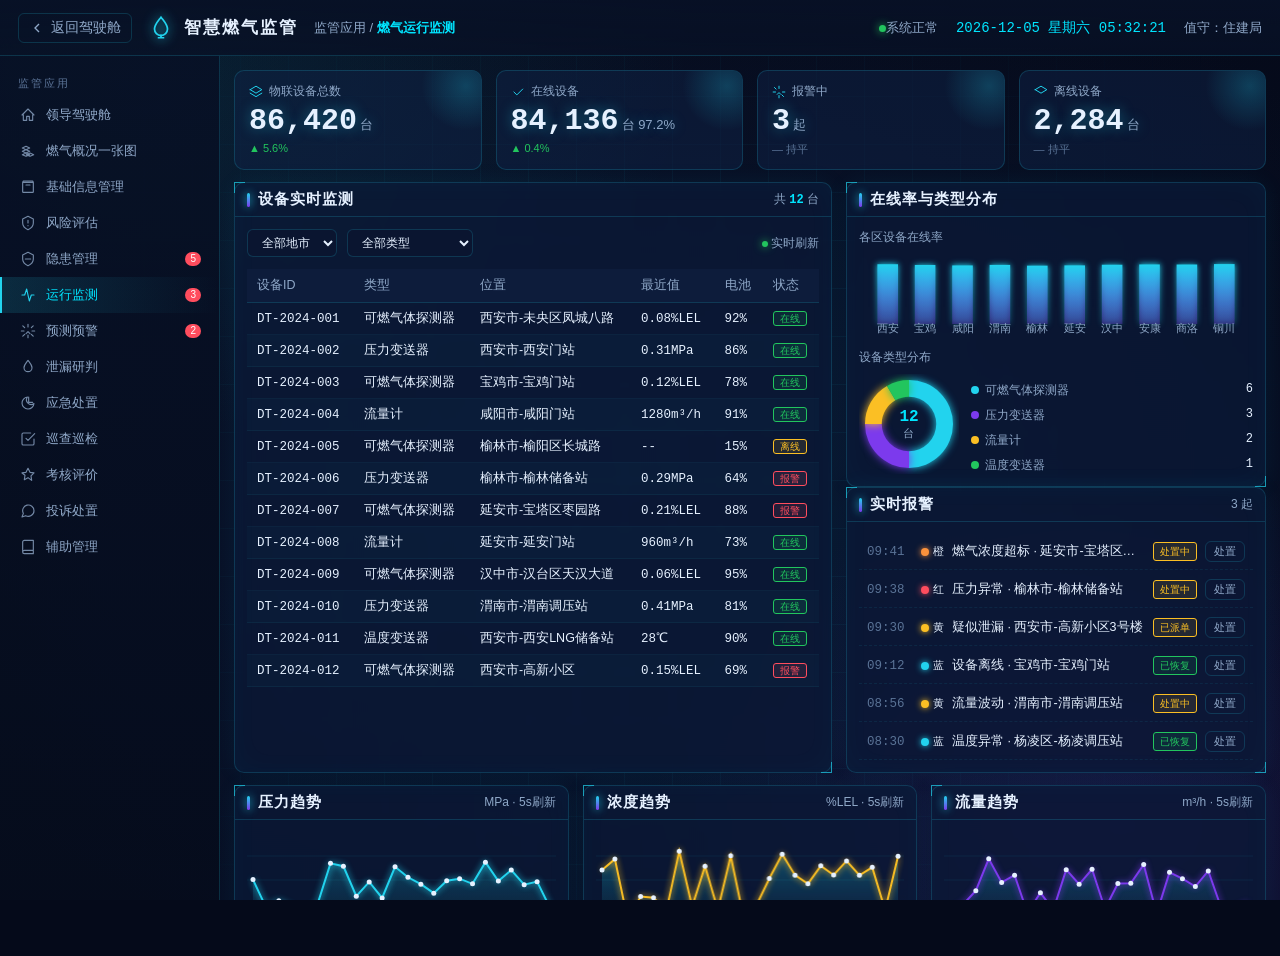
<file: gas-demo/monitor.html>
﻿<!DOCTYPE html>
<html lang="zh-CN">
<head>
<meta charset="UTF-8">
<meta name="viewport" content="width=1920,initial-scale=1">
<title>燃气运行监测 - 陕西智慧燃气监管</title>
<link rel="stylesheet" href="styles.css?v=261026b">
<link rel="stylesheet" href="vendor/leaflet.css">
<script src="vendor/leaflet.js"></script>
<style>
/* 仅页面专属布局微调 */
.mn-body{display:grid;grid-template-columns:1fr 420px;gap:14px}
.mn-foot{display:grid;grid-template-columns:repeat(3,1fr);gap:14px}
select.sel{padding:5px 10px;background:var(--bg2);border:1px solid var(--line);border-radius:var(--r-sm);color:var(--text);font-size:12px;font-family:var(--sans);outline:none;cursor:pointer}
select.sel option{background:var(--bg2)}
select.sel:focus{border-color:var(--accent)}
input.inp,textarea.inp{width:100%;padding:6px 8px;background:var(--bg2);border:1px solid var(--line);border-radius:var(--r-sm);color:var(--text);font-size:12px;font-family:var(--sans);outline:none}
input.inp:focus,textarea.inp:focus{border-color:var(--accent)}
.btn.sm{padding:2px 8px;font-size:11px}
.live-dot{display:inline-block;width:6px;height:6px;border-radius:50%;background:var(--success);box-shadow:0 0 8px var(--success);animation:bk 1.2s infinite}
</style>
</head>
<body data-page="monitor">
<div class="bg-atmos"></div>
<header class="topbar">
<span class="back" onclick="location.href='index.html'"><svg viewBox="0 0 24 24" fill="none" stroke="currentColor" stroke-width="2" width="16" height="16"><path d="M15 18l-6-6 6-6"/></svg> 返回驾驶舱</span>
<div class="brand"><svg class="logo" viewBox="0 0 24 24" fill="none" stroke="currentColor" stroke-width="1.6" width="26" height="26"><path d="M12 2c-3 4-6 7-6 11a6 6 0 0012 0c0-4-3-7-6-11z"/><path d="M12 18v3M9 21h6"/></svg> 智慧燃气监管</div>
<div class="crumb">监管应用 / <b>燃气运行监测</b></div>
<div class="sp"></div>
<div class="rt"><span class="stat"><span class="dot ok"></span>系统正常</span><span class="clk">--</span><span>值守：住建局</span></div>
</header>
<aside class="sidenav" id="nav"></aside>
<main class="main">
  <!-- ====== 顶部 KPI ====== -->
  <div class="grid g-4" id="mnKpi"></div>
  <!-- ====== 主体：设备表 + 右栏 ====== -->
  <div class="mn-body mt12">
    <div class="panel flex-1" data-r="80">
      <div class="panel-h"><span class="t">设备实时监测</span><span class="more">共 <b class="t-accent mono" id="devCount">12</b> 台</span></div>
      <div class="panel-b">
        <div class="toolbar">
          <select class="sel" id="distFilter" onchange="renderDevices(this.value)">
            <option value="全部">全部地市</option>
          </select>
          <select class="sel" id="typeFilter" onchange="renderType(this.value)">
            <option value="全部">全部类型</option>
          </select>
          <div class="sp"></div>
          <span class="fz12 t-sub"><span class="live-dot"></span> 实时刷新</span>
        </div>
        <table class="tbl">
          <thead><tr><th>设备ID</th><th>类型</th><th>位置</th><th>最近值</th><th>电池</th><th>状态</th></tr></thead>
          <tbody id="devTbody"></tbody>
        </table>
      </div>
    </div>
    <div class="fcol gap12" style="min-width:0">
      <div class="panel" data-r="140">
        <div class="panel-h"><span class="t">在线率与类型分布</span></div>
        <div class="panel-b">
          <div class="fz12 t-sub">各区设备在线率</div>
          <canvas id="onlineBar" style="width:100%;height:88px"></canvas>
          <div class="fz12 t-sub mt12">设备类型分布</div>
          <div class="flex gap12 aic mt8">
            <div class="donut" style="width:100px;height:100px;flex:0 0 100px">
              <canvas id="typeDonut" style="width:100px;height:100px"></canvas>
              <div class="cap"><div class="v" style="font-size:16px">12</div><div class="l">台</div></div>
            </div>
            <div id="typeLegend" style="flex:1;min-width:0"></div>
          </div>
        </div>
      </div>
      <div class="panel flex-1" data-r="200">
        <div class="panel-h"><span class="t">实时报警</span><span class="more">3 起</span></div>
        <div class="panel-b"><div class="list" id="alarmList"></div></div>
      </div>
    </div>
  </div>
  <!-- ====== 底部：3 趋势曲线 ====== -->
  <div class="mn-foot mt12">
    <div class="panel" data-r="240">
      <div class="panel-h"><span class="t">压力趋势</span><span class="more">MPa · 5s刷新</span></div>
      <div class="panel-b"><canvas id="pressChart" style="width:100%;height:96px"></canvas></div>
    </div>
    <div class="panel" data-r="280">
      <div class="panel-h"><span class="t">浓度趋势</span><span class="more">%LEL · 5s刷新</span></div>
      <div class="panel-b"><canvas id="concChart" style="width:100%;height:96px"></canvas></div>
    </div>
    <div class="panel" data-r="320">
      <div class="panel-h"><span class="t">流量趋势</span><span class="more">m³/h · 5s刷新</span></div>
      <div class="panel-b"><canvas id="flowChart" style="width:100%;height:96px"></canvas></div>
    </div>
  </div>
</main>
<script src="mock.js?v=261026b"></script>
<script src="shell.js?v=261026b"></script>
<script src="map.js?v=261026b"></script>
<script>
// ====== 顶部 KPI ======
const alarmCnt=DB.devices.filter(d=>d.alarm).length;
const offlineCnt=DB.kpi.devices.val-DB.kpi.online.val;
const mnKpi=[
  {lab:'物联设备总数',val:fmt(DB.kpi.devices.val),u:'台',trend:DB.kpi.devices.trend,icon:'M2 8l10-6 10 6-10 6L2 8z M2 14l10 6 10-6',cls:''},
  {lab:'在线设备',val:fmt(DB.kpi.online.val),u:'台 97.2%',trend:DB.kpi.online.trend,icon:'M5 12l5 5L20 7',cls:''},
  {lab:'报警中',val:fmt(alarmCnt),u:'起',trend:0,icon:'M12 2v4M12 18v4M4.2 4.2l2.8 2.8M17 17l2.8 2.8M2 12h4M18 12h4M9 16l3-3 3 3',cls:'danger'},
  {lab:'离线设备',val:fmt(offlineCnt),u:'台',trend:0,icon:'M2 8l10-6 10 6-10 6L2 8z',cls:'warn'}
];
document.getElementById('mnKpi').innerHTML=mnKpi.map((k,i)=>`
  <div class="kpi" data-r="${i*40}">
    <div class="glow"></div>
    <div class="lab">${svgIcon(k.icon,14)} ${k.lab}</div>
    <div class="val ${k.cls==='danger'?'t-danger':k.cls==='warn'?'t-warn':''}">${k.val}<span class="u">${k.u}</span></div>
    <div class="trend ${k.trend>0?'up':k.trend<0?'down':'flat'}">${k.trend>0?'▲':k.trend<0?'▼':'—'} ${k.trend?Math.abs(k.trend)+'%':'持平'}</div>
  </div>`).join('');

// ====== 筛选项 ======
const distSel=document.getElementById('distFilter');
DB.districts.forEach(d=>{const o=document.createElement('option');o.value=d;o.textContent=d;distSel.appendChild(o)});
const typeSel=document.getElementById('typeFilter');
const allTypes=[...new Set(DB.devices.map(d=>d.type))];
allTypes.forEach(t=>{const o=document.createElement('option');o.value=t;o.textContent=t;typeSel.appendChild(o)});

// ====== 设备表 ======
function renderDevices(dist){
  const type=typeSel.value;
  let list=DB.devices.filter(d=>(dist==='全部'||d.loc.startsWith(dist))&&(type==='全部'||d.type===type));
  const tb=document.getElementById('devTbody');
  document.getElementById('devCount').textContent=list.length;
  if(!list.length){tb.innerHTML='<tr><td colspan="6"><div class="empty">暂无符合条件的设备</div></td></tr>';return}
  tb.innerHTML=list.map(d=>{
    const i=DB.devices.indexOf(d);
    return `<tr style="cursor:pointer" onclick="devDetail(${i})">
      <td class="mono">${d.id}</td><td>${d.type}</td><td>${d.loc}</td>
      <td class="mono">${d.val}</td><td class="mono">${d.bat}</td>
      <td>${d.alarm?tag('报警','红'):d.online?'<span class="tag ok">在线</span>':tag('离线','黄')}</td>
    </tr>`;
  }).join('');
}
function renderType(){renderDevices(distSel.value)}
renderDevices('全部');

// ====== 设备详情 ======
function devDetail(i){
  const d=DB.devices[i];
  openDrawer('设备详情 · '+d.id,`<div class="field"><div class="k">设备编号</div><div class="v mono">${d.id}</div></div>
    <div class="field"><div class="k">设备类型</div><div class="v">${d.type}</div></div>
    <div class="field"><div class="k">安装位置</div><div class="v">${d.loc}</div></div>
    <div class="field"><div class="k">在线状态</div><div class="v">${d.online?'<span class="t-ok">● 在线</span>':'<span class="t-warn">● 离线</span>'}</div></div>
    <div class="field"><div class="k">报警状态</div><div class="v">${d.alarm?'<span class="t-danger">● 报警中</span>':'<span class="t-ok">● 正常</span>'}</div></div>
    <div class="field"><div class="k">最近监测值</div><div class="v mono">${d.val}</div></div>
    <div class="field"><div class="k">电池电量</div><div class="v mono">${d.bat} <div class="bar mt8" style="width:120px"><i style="width:${parseInt(d.bat)}%"></i></div></div></div>
    <div class="df"><button class="btn primary" onclick="closeDrawer()">关闭</button></div>`);
}

// ====== 在线率柱状 + 类型环形 ======
barChart(document.getElementById('onlineBar'),DB.onlineByDist.map(d=>d.rate),DB.onlineByDist.map(d=>d.dist.replace(/县|市|区/,'')));
const typeColors=['#22D3EE','#7C3AED','#FBBF24','#22C55E','#FF4D5E'];
const dTypeAgg={};
DB.devices.forEach(d=>dTypeAgg[d.type]=(dTypeAgg[d.type]||0)+1);
const dTypeSegs=Object.entries(dTypeAgg).map(([t,v],i)=>({v,color:typeColors[i%typeColors.length]}));
donut(document.getElementById('typeDonut'),dTypeSegs);
document.getElementById('typeLegend').innerHTML=Object.entries(dTypeAgg).map(([t,v],i)=>`
  <div class="flex jcb fz12 mt8"><span class="t-sub"><i style="width:8px;height:8px;border-radius:50%;background:${typeColors[i]};display:inline-block;margin-right:6px"></i>${t}</span><span class="mono">${v}</span></div>`).join('');

// ====== 实时报警列表 ======
document.getElementById('alarmList').innerHTML=DB.alarms.slice(0,6).map(a=>{
  const i=DB.alarms.indexOf(a);
  return `<div class="row">
    <span class="t">${a.time.slice(0,5)}</span>${lvlTag(a.lvl)}
    <span class="c">${a.type} · ${a.loc}</span>
    <span class="tag ${a.status==='已恢复'||a.status==='已闭环'?'ok':'warn'}">${a.status}</span>
    <button class="btn sm" onclick="dealAlarm(${i})">处置</button>
  </div>`;
}).join('');

// ====== 报警处置表单 ======
function dealAlarm(i){
  const a=DB.alarms[i];
  openDrawer('警情处置 · '+a.id,`<div class="field"><div class="k">警情编号</div><div class="v mono">${a.id}</div></div>
    <div class="field"><div class="k">发生时间</div><div class="v mono">${a.time}</div></div>
    <div class="field"><div class="k">报警类型</div><div class="v">${a.type}</div></div>
    <div class="field"><div class="k">发生位置</div><div class="v">${a.loc}</div></div>
    <div class="field"><div class="k">级别</div><div class="v">${lvlTag(a.lvl)}</div></div>
    <div class="field"><div class="k">当前状态</div><div class="v">${a.status} · ${a.deal}</div></div>
    <div class="field"><div class="k">处置方式</div><div class="v"><select class="sel" style="width:100%"><option>现场抢修</option><option>远程复位</option><option>派单处置</option><option>应急疏散</option></select></div></div>
    <div class="field"><div class="k">处置人员</div><div class="v"><input class="inp" type="text" placeholder="请输入处置人员姓名"></div></div>
    <div class="field"><div class="k">处置说明</div><div class="v"><textarea class="inp" placeholder="请输入处置过程说明" style="height:60px;resize:vertical"></textarea></div></div>
    <div class="df"><button class="btn" onclick="closeDrawer()">取消</button><button class="btn primary" onclick="closeDrawer()">提交处置</button></div>`);
}

// ====== 趋势曲线（5s 刷新） ======
const rnd=(a,b)=>a+Math.random()*(b-a);
const trendData={
  pressure:Array.from({length:24},()=>rnd(0.28,0.42)),
  conc:Array.from({length:24},()=>rnd(0.04,0.22)),
  flow:Array.from({length:24},()=>rnd(780,1320))
};
const pC=document.getElementById('pressChart'),cC=document.getElementById('concChart'),fC=document.getElementById('flowChart');
function refreshTrends(){
  trendData.pressure.push(rnd(0.28,0.42));trendData.pressure.shift();
  trendData.conc.push(rnd(0.04,0.22));trendData.conc.shift();
  trendData.flow.push(rnd(780,1320));trendData.flow.shift();
  lineChart(pC,trendData.pressure,{color:'#22D3EE'});
  lineChart(cC,trendData.conc,{color:'#FBBF24'});
  lineChart(fC,trendData.flow,{color:'#7C3AED'});
}
refreshTrends();
setInterval(refreshTrends,5000);
</script>
</body>
</html>
</file>
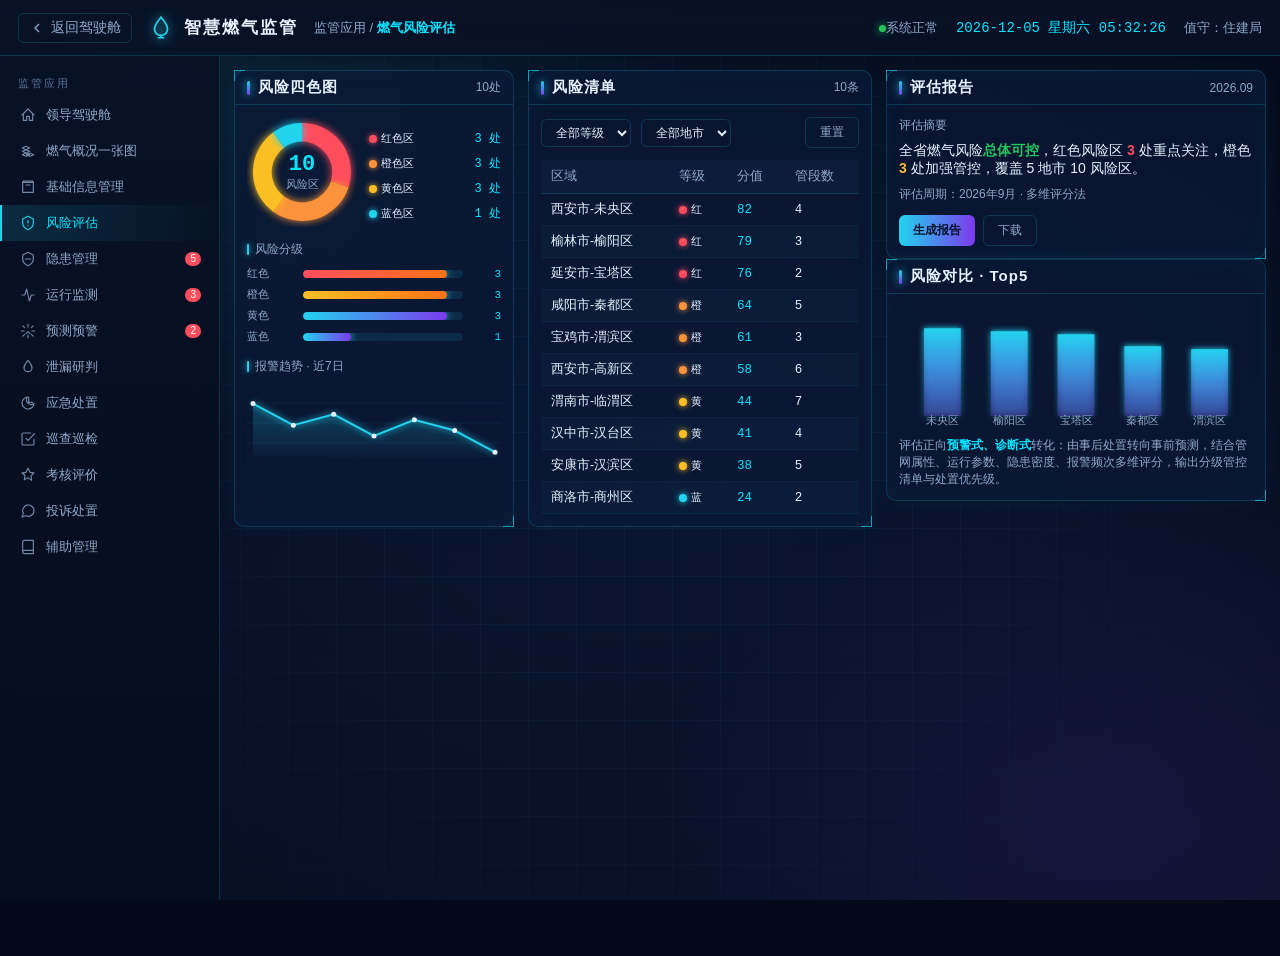
<file: gas-demo/risk.html>
﻿<!DOCTYPE html>
<html lang="zh-CN">
<head>
<meta charset="UTF-8">
<meta name="viewport" content="width=1920,initial-scale=1">
<title>燃气风险评估 - 陕西智慧燃气监管</title>
<link rel="stylesheet" href="styles.css?v=261026b">
<link rel="stylesheet" href="vendor/leaflet.css">
<script src="vendor/leaflet.js"></script>
<style>
/* 仅页面专属布局微调 */
.rk-body{display:grid;grid-template-columns:280px 1fr 380px;gap:14px}
select.sel{padding:5px 10px;background:var(--bg2);border:1px solid var(--line);border-radius:var(--r-sm);color:var(--text);font-size:12px;font-family:var(--sans);outline:none;cursor:pointer}
select.sel option{background:var(--bg2)}
select.sel:focus{border-color:var(--accent)}
.minibar{display:flex;align-items:center;gap:8px;margin-bottom:6px;font-size:11px}
.minibar .lab{flex:0 0 48px;color:var(--sub)}
.minibar .bar{flex:1}
.minibar .num{font-family:var(--mono);color:var(--accent3);flex:0 0 30px;text-align:right}
.rksec{margin-bottom:14px}
.rksec:last-child{margin-bottom:0}
.rksec .sh{font-size:12px;color:var(--sub);margin-bottom:8px;display:flex;align-items:center;gap:6px}
.rksec .sh::before{content:"";width:2px;height:11px;background:var(--accent);border-radius:1px;box-shadow:0 0 6px var(--accent)}
.legend-row{cursor:pointer;transition:.15s}
.legend-row:hover{color:var(--accent3)}
.report-body{font-size:13px;line-height:1.9}
.report-body h4{color:var(--accent3);margin:10px 0 4px;font-size:13px}
</style>
</head>
<body data-page="risk">
<div class="bg-atmos"></div>
<header class="topbar">
<span class="back" onclick="location.href='index.html'"><svg viewBox="0 0 24 24" fill="none" stroke="currentColor" stroke-width="2" width="16" height="16"><path d="M15 18l-6-6 6-6"/></svg> 返回驾驶舱</span>
<div class="brand"><svg class="logo" viewBox="0 0 24 24" fill="none" stroke="currentColor" stroke-width="1.6" width="26" height="26"><path d="M12 2c-3 4-6 7-6 11a6 6 0 0012 0c0-4-3-7-6-11z"/><path d="M12 18v3M9 21h6"/></svg> 智慧燃气监管</div>
<div class="crumb">监管应用 / <b>燃气风险评估</b></div>
<div class="sp"></div>
<div class="rt"><span class="stat"><span class="dot ok"></span>系统正常</span><span class="clk">--</span><span>值守：住建局</span></div>
</header>
<aside class="sidenav" id="nav"></aside>
<main class="main">
  <div class="rk-body">
    <!-- ====== 左：四色图 + 分级条 + 趋势 ====== -->
    <div class="panel flex-1" data-r="60">
      <div class="panel-h"><span class="t">风险四色图</span><span class="more">10处</span></div>
      <div class="panel-b">
        <div class="rksec">
          <div class="flex gap12 aic">
            <div class="donut" style="width:110px;height:110px;flex:0 0 110px">
              <canvas id="riskDonut" style="width:110px;height:110px"></canvas>
              <div class="cap"><div class="v">10</div><div class="l">风险区</div></div>
            </div>
            <div id="riskLegend" style="flex:1;min-width:0"></div>
          </div>
        </div>
        <div class="rksec">
          <div class="sh">风险分级</div>
          <div id="lvlBars"></div>
        </div>
        <div class="rksec">
          <div class="sh">报警趋势 · 近7日</div>
          <canvas id="riskTrend" style="width:100%;height:80px"></canvas>
        </div>
      </div>
    </div>
    <!-- ====== 中：风险清单表 ====== -->
    <div class="panel flex-1" data-r="120">
      <div class="panel-h"><span class="t">风险清单</span><span class="more" id="riskCount">10条</span></div>
      <div class="panel-b">
        <div class="toolbar">
          <select class="sel" id="lvlFilter" onchange="renderRisks()"><option value="全部">全部等级</option></select>
          <select class="sel" id="distFilter" onchange="renderRisks()"><option value="全部">全部地市</option></select>
          <div class="sp"></div>
          <button class="btn" onclick="resetFilter()">重置</button>
        </div>
        <table class="tbl">
          <thead><tr><th>区域</th><th>等级</th><th>分值</th><th>管段数</th></tr></thead>
          <tbody id="riskTbody"></tbody>
        </table>
      </div>
    </div>
    <!-- ====== 右：评估报告 + 对比柱状 ====== -->
    <div class="fcol gap12" style="min-width:0">
      <div class="panel" data-r="180">
        <div class="panel-h"><span class="t">评估报告</span><span class="more">2026.09</span></div>
        <div class="panel-b">
          <div class="fz12 t-sub">评估摘要</div>
          <div class="mt8 fz13">全省燃气风险<b class="t-ok">总体可控</b>，红色风险区 <b class="t-danger">3</b> 处重点关注，橙色 <b class="t-warn">3</b> 处加强管控，覆盖 5 地市 10 风险区。</div>
          <div class="mt8 fz12 t-sub">评估周期：2026年9月 · 多维评分法</div>
          <div class="mt12 flex gap8">
            <button class="btn primary" onclick="reportDetail()">生成报告</button>
            <button class="btn" onclick="downloadReport()">下载</button>
          </div>
        </div>
      </div>
      <div class="panel flex-1" data-r="240">
        <div class="panel-h"><span class="t">风险对比 · Top5</span></div>
        <div class="panel-b">
          <canvas id="compareBar" style="width:100%;height:120px"></canvas>
          <div class="mt8 fz12 t-sub">评估正向<b class="t-accent">预警式、诊断式</b>转化：由事后处置转向事前预测，结合管网属性、运行参数、隐患密度、报警频次多维评分，输出分级管控清单与处置优先级。</div>
        </div>
      </div>
    </div>
  </div>
</main>
<script src="mock.js?v=261026b"></script>
<script src="shell.js?v=261026b"></script>
<script src="map.js?v=261026b"></script>
<script>
// ====== 风险聚合 ======
const riskColors={红:'#FF4D5E',橙:'#FB923C',黄:'#FBBF24',蓝:'#22D3EE'};
const riskCount={};
DB.risks.forEach(r=>riskCount[r.lvl]=(riskCount[r.lvl]||0)+1);
const lvls=['红','橙','黄','蓝'];
lvls.forEach(l=>{if(!(l in riskCount))riskCount[l]=0});

// 四色环形
donut(document.getElementById('riskDonut'),lvls.map(l=>({v:riskCount[l],color:riskColors[l]})));
// 图例（可点击切换筛选）
document.getElementById('riskLegend').innerHTML=lvls.map(l=>`
  <div class="flex jcb fz12 mt8 legend-row" onclick="filterByLvl('${l}')">
    <span class="lvl ${LVLCLS[l]}"><i></i>${l}色区</span><span class="mono t-accent">${riskCount[l]} 处</span>
  </div>`).join('');
// 分级条
document.getElementById('lvlBars').innerHTML=lvls.map(l=>`
  <div class="minibar"><span class="lab">${l}色</span>
  <div class="bar ${l==='红'?'danger':l==='橙'?'warn':''}"><i style="width:${riskCount[l]*30}%"></i></div>
  <span class="num">${riskCount[l]}</span></div>`).join('');
// 趋势
lineChart(document.getElementById('riskTrend'),DB.alarmTrend,{color:'#22D3EE'});

// ====== 筛选项 ======
const lvlSel=document.getElementById('lvlFilter');
lvls.forEach(l=>{const o=document.createElement('option');o.value=l;o.textContent=l+'色';lvlSel.appendChild(o)});
const distSel=document.getElementById('distFilter');
DB.districts.forEach(d=>{const o=document.createElement('option');o.value=d;o.textContent=d;distSel.appendChild(o)});

// ====== 风险清单表 ======
function renderRisks(){
  const lvl=lvlSel.value,dist=distSel.value;
  let list=DB.risks.filter(r=>(lvl==='全部'||r.lvl===lvl)&&(dist==='全部'||r.area.startsWith(dist)));
  document.getElementById('riskCount').textContent=list.length+'条';
  const tb=document.getElementById('riskTbody');
  if(!list.length){tb.innerHTML='<tr><td colspan="4"><div class="empty">暂无符合条件的风险</div></td></tr>';return}
  tb.innerHTML=list.map(r=>{
    const i=DB.risks.indexOf(r);
    return `<tr style="cursor:pointer" onclick="riskDetail(${i})">
      <td>${r.area}</td><td>${lvlTag(r.lvl)}</td>
      <td class="mono t-accent">${r.score}</td><td class="mono">${r.segs}</td>
    </tr>`;
  }).join('');
}
function resetFilter(){lvlSel.value='全部';distSel.value='全部';renderRisks()}
function filterByLvl(l){lvlSel.value=l;renderRisks()}
renderRisks();

// ====== 区域评估详情 ======
function riskDetail(i){
  const r=DB.risks[i];
  const advice={红:'立即处置，限期整改，提级管控',橙:'重点管控，加密巡查，制定整改计划',黄:'常态关注，定期复查',蓝:'常规管理，保持监测'};
  openDrawer('区域评估 · '+r.area,`<div class="field"><div class="k">风险区域</div><div class="v">${r.area}</div></div>
    <div class="field"><div class="k">风险等级</div><div class="v">${lvlTag(r.lvl)}</div></div>
    <div class="field"><div class="k">综合分值</div><div class="v mono t-accent">${r.score} 分</div></div>
    <div class="field"><div class="k">涉及管段</div><div class="v mono">${r.segs} 段</div></div>
    <div class="field"><div class="k">管控建议</div><div class="v">${advice[r.lvl]}</div></div>
    <div class="field"><div class="k">关联隐患</div><div class="v mono">${DB.hidden.filter(h=>h.loc.includes(r.area.split('-')[1]||'')).length||'--'} 项</div></div>
    <div class="df"><button class="btn primary" onclick="closeDrawer()">关闭</button></div>`);
}

// ====== 对比柱状 Top5 ======
const top5=[...DB.risks].sort((a,b)=>b.score-a.score).slice(0,5);
barChart(document.getElementById('compareBar'),top5.map(r=>r.score),top5.map(r=>r.area.split('-')[1]||r.area));

// ====== 评估报告全文 ======
function reportDetail(){
  const reds=DB.risks.filter(r=>r.lvl==='红');
  const html=`<div class="report-body">
    <h4>陕西省燃气风险评估报告</h4>
    <div class="t-sub fz12">评估周期：2026年9月 · 编制单位：住建局</div>
    <h4>一、总体评估</h4>
    <div>全省燃气安全风险<b class="t-ok">总体可控</b>，共识别风险区 <b class="mono">${DB.risks.length}</b> 处，其中红色 <b class="t-danger mono">${riskCount['红']}</b>、橙色 <b class="t-warn mono">${riskCount['橙']}</b>、黄色 <b class="t-warn mono">${riskCount['黄']}</b>、蓝色 <b class="t-accent mono">${riskCount['蓝']}</b>。</div>
    <h4>二、红色风险区（重点关注）</h4>
    ${reds.map((r,i)=>`<div>${i+1}. ${r.area}（${r.score}分，${r.segs}管段）</div>`).join('')}
    <h4>三、管控建议</h4>
    <div>· 红色风险区立即处置、限期整改、提级管控；</div>
    <div>· 橙色风险区重点管控、加密巡查、制定整改计划；</div>
    <div>· 黄/蓝色风险区常态关注、定期复查。</div>
    <h4>四、评估方法</h4>
    <div>基于管网属性、运行参数、隐患密度、报警频次多维评分，采用四色分级（红≥70/橙55-69/黄35-54/蓝＜35），正向预警式、诊断式转化。</div>
  </div>
  <div class="df"><button class="btn primary" onclick="closeDrawer()">关闭</button></div>`;
  openDrawer('燃气风险评估报告',html);
}
function downloadReport(){
  openDrawer('下载评估报告',`<div class="field"><div class="k">报告名称</div><div class="v">陕西省燃气风险评估报告-202609.pdf</div></div>
    <div class="field"><div class="k">文件大小</div><div class="v mono">1.86 MB</div></div>
    <div class="field"><div class="k">生成时间</div><div class="v mono">${new Date().toLocaleString('zh-CN')}</div></div>
    <div class="field"><div class="k">说明</div><div class="v">报告已生成，可下载归档。本报告由系统自动编制，仅供监管决策参考。</div></div>
    <div class="df"><button class="btn" onclick="closeDrawer()">取消</button><button class="btn primary" onclick="closeDrawer()">确认下载</button></div>`);
}
</script>
</body>
</html>
</file>
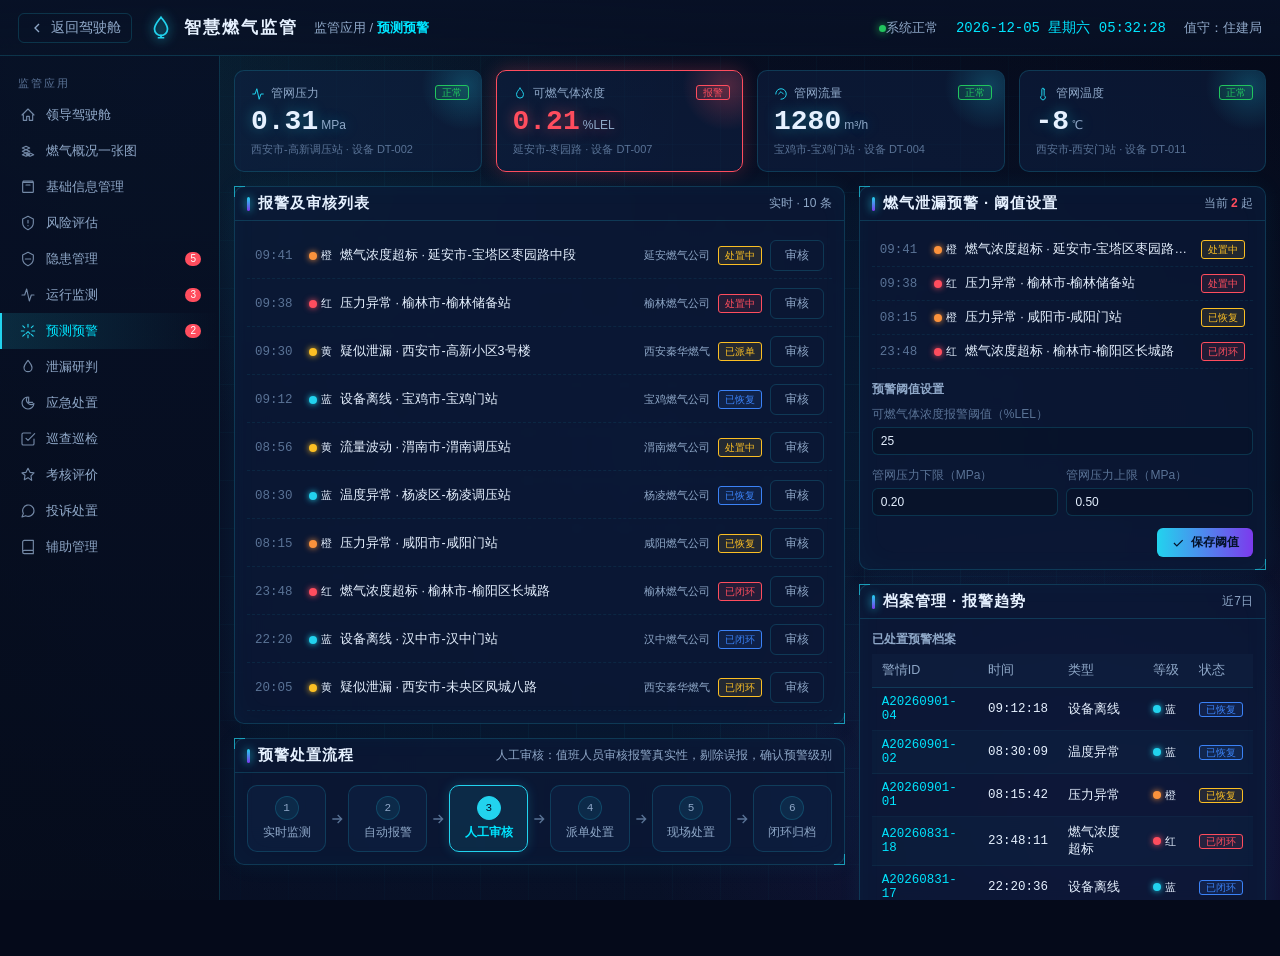
<file: gas-demo/warning.html>
﻿<!DOCTYPE html><html lang="zh-CN"><head><meta charset="UTF-8"><meta name="viewport" content="width=1920,initial-scale=1"><title>预测预警 - 陕西智慧燃气监管</title><link rel="stylesheet" href="styles.css?v=261026b">
<link rel="stylesheet" href="vendor/leaflet.css">
<script src="vendor/leaflet.js"></script>
<style>
/* 页面专属微调 */
.rt-kpi{display:flex;flex-direction:column;gap:6px;padding:14px 16px;background:var(--panel2);border:1px solid var(--line);border-radius:var(--r);position:relative;overflow:hidden}
.rt-kpi .lab{font-size:12px;color:var(--sub);display:flex;align-items:center;gap:6px}
.rt-kpi .lab svg{width:14px;height:14px;color:var(--accent)}
.rt-kpi .val{font-family:var(--mono);font-size:28px;font-weight:700;line-height:1;color:var(--text);text-shadow:0 0 14px rgba(34,211,238,.4)}
.rt-kpi .val .u{font-size:12px;color:var(--sub);margin-left:3px;font-family:var(--sans);font-weight:400}
.rt-kpi .sub{font-size:11px;color:var(--dim)}
.rt-kpi .glow{position:absolute;right:-30px;top:-30px;width:90px;height:90px;border-radius:50%;background:radial-gradient(circle,rgba(34,211,238,.22),transparent 70%)}
.rt-kpi.alarm{border-color:var(--danger);box-shadow:0 0 18px rgba(255,77,94,.25)}
.rt-kpi.alarm .val{color:var(--danger);text-shadow:0 0 14px rgba(255,77,94,.5)}
.rt-kpi.alarm .glow{background:radial-gradient(circle,rgba(255,77,94,.28),transparent 70%)}
.rt-kpi .stat-tg{position:absolute;right:12px;top:12px}
/* 处置流程 */
.pflow{display:flex;align-items:stretch;gap:0}
.pflow .stp{flex:1;min-width:0;display:flex;flex-direction:column;align-items:center;gap:4px;padding:10px 6px;background:var(--panel2);border:1px solid var(--line);border-radius:var(--r);position:relative;cursor:pointer;transition:.2s}
.pflow .stp .num{width:24px;height:24px;border-radius:50%;display:flex;align-items:center;justify-content:center;font-size:11px;font-family:var(--mono);color:var(--sub);background:rgba(34,211,238,.08);border:1px solid var(--line)}
.pflow .stp .nm{font-size:12px;color:var(--sub)}
.pflow .stp.on{border-color:var(--accent);background:rgba(34,211,238,.1);box-shadow:0 0 12px rgba(34,211,238,.2)}
.pflow .stp.on .num{color:#04122A;background:var(--accent);border-color:var(--accent)}
.pflow .stp.on .nm{color:var(--accent3);font-weight:600}
.pflow .ar{flex:0 0 22px;display:flex;align-items:center;justify-content:center;color:var(--dim)}
.pflow .ar svg{width:16px;height:16px}
.form-in{width:100%;background:rgba(8,17,38,.6);border:1px solid var(--line);color:var(--text);border-radius:var(--r-sm);padding:6px 8px;font-size:12px;font-family:var(--sans);outline:none}
.form-in:focus{border-color:var(--accent)}
.tbl tbody tr{cursor:pointer}
.warn-row{cursor:pointer}
</style></head><body data-page="warning"><div class="bg-atmos"></div><header class="topbar"><span class="back" onclick="location.href='index.html'"><svg viewBox="0 0 24 24" fill="none" stroke="currentColor" stroke-width="2" width="16" height="16"><path d="M15 18l-6-6 6-6"/></svg> 返回驾驶舱</span><div class="brand"><svg class="logo" viewBox="0 0 24 24" fill="none" stroke="currentColor" stroke-width="1.6" width="26" height="26"><path d="M12 2c-3 4-6 7-6 11a6 6 0 0012 0c0-4-3-7-6-11z"/><path d="M12 18v3M9 21h6"/></svg> 智慧燃气监管</div><div class="crumb">监管应用 / <b>预测预警</b></div><div class="sp"></div><div class="rt"><span class="stat"><span class="dot ok"></span>系统正常</span><span class="clk">--</span><span>值守：住建局</span></div></header><aside class="sidenav" id="nav"></aside><main class="main">
  <!-- ====== 顶部：实时监测值 ====== -->
  <div class="grid g-4" style="margin-bottom:14px" id="rtGrid"></div>
  <!-- ====== 中部 ====== -->
  <div class="grid" style="grid-template-columns:1.5fr 1fr;gap:14px;margin-bottom:14px">
    <!-- 左列 -->
    <div style="display:flex;flex-direction:column;gap:14px">
      <!-- 报警审核列表 -->
      <div class="panel flex-1" data-r="80">
        <div class="panel-h"><span class="t">报警及审核列表</span><span class="more">实时 · 10 条</span></div>
        <div class="panel-b"><div class="list" id="alarmList"></div></div>
      </div>
      <!-- 预警处置流程 -->
      <div class="panel" data-r="160">
        <div class="panel-h"><span class="t">预警处置流程</span><span class="more" id="flowDesc">点击步骤查看说明</span></div>
        <div class="panel-b"><div class="pflow" id="pFlow"></div></div>
      </div>
    </div>
    <!-- 右列 -->
    <div style="display:flex;flex-direction:column;gap:14px">
      <!-- 泄漏预警 + 阈值 -->
      <div class="panel" data-r="120">
        <div class="panel-h"><span class="t">燃气泄漏预警 · 阈值设置</span><span class="more">当前 <b class="t-danger" id="leakCnt">2</b> 起</span></div>
        <div class="panel-b">
          <div id="leakList" style="margin-bottom:12px"></div>
          <div class="fz12 t-sub fw6" style="margin-bottom:8px">预警阈值设置</div>
          <div class="field"><div class="k">可燃气体浓度报警阈值（%LEL）</div><input class="form-in" id="thGas" type="number" value="25" min="1" max="100"></div>
          <div class="row2 gap8">
            <div class="field"><div class="k">管网压力下限（MPa）</div><input class="form-in" id="thPmin" type="number" value="0.20" step="0.01"></div>
            <div class="field"><div class="k">管网压力上限（MPa）</div><input class="form-in" id="thPmax" type="number" value="0.50" step="0.01"></div>
          </div>
          <div class="flex gap8" style="justify-content:flex-end"><button class="btn primary" id="btnSaveTh"><svg viewBox="0 0 24 24" fill="none" stroke="currentColor" stroke-width="2"><path d="M5 12l5 5L20 7"/></svg>保存阈值</button></div>
        </div>
      </div>
      <!-- 档案 + 趋势 -->
      <div class="panel flex-1" data-r="200">
        <div class="panel-h"><span class="t">档案管理 · 报警趋势</span><span class="more">近7日</span></div>
        <div class="panel-b">
          <div class="fz12 t-sub fw6" style="margin-bottom:6px">已处置预警档案</div>
          <table class="tbl" id="arcTbl"><thead><tr><th>警情ID</th><th>时间</th><th>类型</th><th>等级</th><th>状态</th></tr></thead><tbody id="arcBody"></tbody></table>
          <div class="mt12"><div class="fz12 t-sub fw6" style="margin-bottom:4px">近7日报警趋势</div><canvas id="alarmTrend" style="width:100%;height:90px"></canvas></div>
        </div>
      </div>
    </div>
  </div>
  <!-- ====== 底部说明 ====== -->
  <div class="panel" data-r="240">
    <div class="panel-h"><span class="t">预测预警体系说明</span></div>
    <div class="panel-b" id="warnNote"></div>
  </div>
</main><script src="mock.js?v=261026b"></script><script src="shell.js?v=261026b"></script><script src="map.js?v=261026b"></script><script>
// ====== 实时监测值（来源 DB.devices） ======
const rt=[
  {k:'pressure',lab:'管网压力',base:0.31,u:'MPa',ic:'M3 12h4l3-9 4 18 3-9h4',dev:'DT-002',sub:'西安市-高新调压站',alarm:false},
  {k:'gas',lab:'可燃气体浓度',base:0.21,u:'%LEL',ic:'M12 2c-3 4-6 7-6 11a6 6 0 0012 0c0-4-3-7-6-11z',dev:'DT-007',sub:'延安市-枣园路',alarm:true},
  {k:'flow',lab:'管网流量',base:1280,u:'m³/h',ic:'M3 12c0-5 4-9 9-9s9 4 9 9-4 9-9 9 M8 12l4-4 4 4',dev:'DT-004',sub:'宝鸡市-宝鸡门站',alarm:false},
  {k:'temp',lab:'管网温度',base:-8,u:'℃',ic:'M14 4v10.5a4 4 0 11-4 0V4a2 2 0 014 0z',dev:'DT-011',sub:'西安市-西安门站',alarm:false},
];
document.getElementById('rtGrid').innerHTML=rt.map((r,i)=>`<div class="rt-kpi ${r.alarm?'alarm':''}" data-r="${i*60}">
  <div class="glow"></div><div class="lab">${svgIcon(r.ic,14)} ${r.lab}</div>
  <div class="val" id="rt-${r.k}">${r.base}<span class="u">${r.u}</span></div>
  <div class="sub">${r.sub} · 设备 ${r.dev}</div>
  ${r.alarm?'<span class="stat-tg"><span class="tag danger blink">报警</span></span>':'<span class="stat-tg"><span class="tag ok">正常</span></span>'}</div>`).join('');

// 每 5s 随机微动刷新
function jitter(v,amp,dec){const n=v+(Math.random()*2-1)*amp;return dec?Math.round(n*100)/100:Math.round(n);}
setInterval(()=>{
  document.getElementById('rt-pressure').innerHTML=jitter(0.31,0.015,1)+'<span class="u">MPa</span>';
  document.getElementById('rt-gas').innerHTML=jitter(0.21,0.03,2)+'<span class="u">%LEL</span>';
  document.getElementById('rt-flow').innerHTML=fmt(jitter(1280,35,0))+'<span class="u">m³/h</span>';
  document.getElementById('rt-temp').innerHTML=jitter(-8,1.2,0)+'<span class="u">℃</span>';
},5000);

// ====== 报警及审核列表 ======
document.getElementById('alarmList').innerHTML=DB.alarms.map(a=>`
  <div class="row warn-row" data-id="${a.id}">
    <span class="t">${a.time.slice(0,5)}</span>${lvlTag(a.lvl)}
    <span class="c">${a.type} · ${a.loc}</span>
    <span class="loc">${a.deal}</span>
    ${tag(a.status,a.lvl)}
    <button class="btn" onclick="event.stopPropagation();openAudit('${a.id}')">审核</button>
  </div>`).join('');
document.querySelectorAll('.warn-row').forEach(r=>r.onclick=()=>openAudit(r.dataset.id));

// ====== 预警处置流程（横向，可点击高亮） ======
const flowSteps=[
  {nm:'实时监测',ds:'物联网设备7×24不间断采集压力/浓度/流量/温度数据'},
  {nm:'自动报警',ds:'监测值越阈值自动触发报警，推送至监管平台'},
  {nm:'人工审核',ds:'值班人员审核报警真实性，剔除误报，确认预警级别'},
  {nm:'派单处置',ds:'按预警级别派发工单至对应燃气企业/抢修队伍'},
  {nm:'现场处置',ds:'处置人员到达现场，关阀/抢修/疏散/检测'},
  {nm:'闭环归档',ds:'处置完成确认恢复，归入预警档案库统计'},
];
let flowCur=2; // 当前停在“人工审核”
function renderFlow(){
  document.getElementById('pFlow').innerHTML=flowSteps.map((s,i)=>`
    <div class="stp ${i===flowCur?'on':''}" data-i="${i}"><div class="num">${i+1}</div><div class="nm">${s.nm}</div></div>
    ${i<flowSteps.length-1?`<div class="ar"><svg viewBox="0 0 24 24" fill="none" stroke="currentColor" stroke-width="2"><path d="M5 12h14M13 6l6 6-6 6"/></svg></div>`:''}`).join('');
  document.getElementById('flowDesc').textContent=flowSteps[flowCur].nm+'：'+flowSteps[flowCur].ds;
  document.querySelectorAll('.pflow .stp').forEach(el=>el.onclick=()=>{flowCur=+el.dataset.i;renderFlow();});
}
renderFlow();

// ====== 审核抽屉 ======
function openAudit(id){
  const a=DB.alarms.find(x=>x.id===id);if(!a)return;
  openDrawer('报警审核 · '+a.id,`
    <div class="field"><div class="k">警情类型</div><div class="v">${a.type} ${lvlTag(a.lvl)}</div></div>
    <div class="field"><div class="k">发生时间</div><div class="v mono">${a.time}</div></div>
    <div class="field"><div class="k">发生位置</div><div class="v">${a.loc}</div></div>
    <div class="field"><div class="k">处置单位</div><div class="v">${a.deal}</div></div>
    <div class="field"><div class="k">当前状态</div><div class="v">${tag(a.status,a.lvl)}</div></div>
    <div class="field"><div class="k">审核意见</div><textarea class="form-in" rows="3" placeholder="请填写审核意见..."></textarea></div>
    <div class="field"><div class="k">处置级别</div><select class="form-in"><option>保持原级 ${a.lvl}</option><option>提升为红色</option><option>降为黄色</option><option>判定误报</option></select></div>
    <div class="field"><div class="k">派单单位</div><input class="form-in" value="${a.deal}"></div>
    <div class="df"><button class="btn" onclick="closeDrawer()">取消</button>
      <button class="btn" onclick="closeDrawer();alert('已标记为误报，归档')">误报归档</button>
      <button class="btn primary" onclick="closeDrawer();alert('审核通过，已派单至'+a.deal)">审核通过派单</button></div>`);
}

// ====== 泄漏预警面板（红橙级别） ======
const leakAlarms=DB.alarms.filter(a=>a.lvl==='红'||a.lvl==='橙');
const leakActive=leakAlarms.filter(a=>a.status!=='已恢复'&&a.status!=='已闭环');
document.getElementById('leakCnt').textContent=leakActive.length;
document.getElementById('leakList').innerHTML=leakAlarms.map(a=>`
  <div class="row" style="cursor:pointer" onclick="openAudit('${a.id}')">
    <span class="t">${a.time.slice(0,5)}</span>${lvlTag(a.lvl)}
    <span class="c">${a.type} · ${a.loc}</span>
    ${tag(a.status,a.lvl)}</div>`).join('');

// ====== 阈值保存 ======
document.getElementById('btnSaveTh').onclick=()=>{
  const g=document.getElementById('thGas').value,pmin=document.getElementById('thPmin').value,pmax=document.getElementById('thPmax').value;
  closeDrawer();
  openDrawer('阈值保存结果',`<div class="field"><div class="k">可燃气体浓度报警阈值</div><div class="v mono t-danger">${g}%LEL</div></div>
    <div class="field"><div class="k">管网压力范围</div><div class="v mono">${pmin} ~ ${pmax} MPa</div></div>
    <div class="field"><div class="k">生效范围</div><div class="v">全省 ${DB.devices.length} 台物联监测设备</div></div>
    <div class="field"><div class="k">状态</div><div class="v"><span class="t-ok">● 阈值已下发并生效</span></div></div>
    <div class="df"><button class="btn primary" onclick="closeDrawer()">确定</button></div>`);
};

// ====== 档案管理（已恢复/已闭环） ======
const arc=DB.alarms.filter(a=>a.status==='已恢复'||a.status==='已闭环');
document.getElementById('arcBody').innerHTML=arc.map(a=>`<tr onclick="openAudit('${a.id}')">
  <td class="mono t-accent">${a.id}</td><td class="mono">${a.time}</td><td>${a.type}</td><td>${lvlTag(a.lvl)}</td><td>${tag(a.status,a.lvl)}</td></tr>`).join('');

// ====== 报警趋势 ======
lineChart(document.getElementById('alarmTrend'),DB.alarmTrend,{color:'#FF4D5E'});

// ====== 底部说明 ======
const note=[
  {t:'动态监测',d:'基于物联网感知设备，对管网压力、可燃气体浓度、流量、温度等关键参数进行动态实时采集与监测'},
  {t:'物联接入',d:'全省 9420 台物联设备统一接入，在线率 97.2%，覆盖管网、场站、调压设施全要素'},
  {t:'不间断监控',d:'7×24 小时不间断运行，毫秒级数据上报，异常自动触发报警与推送，确保不漏报'},
  {t:'时效处置',d:'报警→审核→派单→处置→闭环全流程线上化，平均响应时效 ≤15 分钟，闭环率 100%'},
];
document.getElementById('warnNote').innerHTML=`<div class="grid g-4">${note.map(n=>`
  <div style="padding:6px 4px"><div class="fw6 t-accent fz16">${n.t}</div><div class="fz12 t-sub mt8" style="line-height:1.7">${n.d}</div></div>`).join('')}</div>`;
</script></body></html>
</file>
<file: gas-demo/styles.css>
/* ============================================================
   陕西智慧燃气安全综合监管平台 · 共享样式（tech-dark 科技深空）
   全部页面共用；子代理仅使用此处类名，不得自造颜色/尺寸
   ============================================================ */
:root{
  --bg:#050A1A; --bg2:#0A1530; --bg3:#0E1D3D;
  --panel:rgba(12,26,56,.72); --panel2:rgba(16,34,68,.55);
  --accent:#22D3EE; --accent2:#7C3AED; --accent3:#00E5FF;
  --warn:#FBBF24; --danger:#FF4D5E; --success:#22C55E; --info:#3B82F6;
  --text:#E6F1FF; --sub:#8FA8C8; --dim:#5A7396;
  --line:rgba(34,211,238,.18); --line2:rgba(124,58,237,.20);
  --r-sm:6px; --r:10px; --r-lg:14px;
  --sh:0 0 24px rgba(0,229,255,.06); --sh2:0 4px 30px rgba(0,0,0,.45);
  --side-w:220px; --top-h:56px;
  --mono:"DIN Alternate","Roboto Mono","Consolas","Courier New",monospace;
  --sans:"Microsoft YaHei","PingFang SC","Hiragino Sans GB",sans-serif;
}
*{margin:0;padding:0;box-sizing:border-box}
html,body{height:100%}
body{
  font-family:var(--sans); color:var(--text); background:var(--bg);
  overflow:hidden; -webkit-font-smoothing:antialiased; font-size:14px;
}
/* 深空背景：径向光晕 + 网格 + 扫描线 */
.bg-atmos{
  position:fixed; inset:0; z-index:0; pointer-events:none;
  background:
    radial-gradient(900px 600px at 12% 8%, rgba(34,211,238,.10), transparent 60%),
    radial-gradient(800px 600px at 88% 92%, rgba(124,58,237,.12), transparent 60%),
    radial-gradient(1200px 800px at 50% 50%, rgba(14,29,61,.55), transparent 70%),
    linear-gradient(180deg,#050A1A 0%,#070F24 100%);
}
.bg-atmos::before{
  content:""; position:absolute; inset:0;
  background-image:
    linear-gradient(rgba(34,211,238,.05) 1px,transparent 1px),
    linear-gradient(90deg,rgba(34,211,238,.05) 1px,transparent 1px);
  background-size:48px 48px;
  mask-image:radial-gradient(circle at 50% 50%,#000 30%,transparent 90%);
}
.bg-atmos::after{
  content:""; position:absolute; left:0; right:0; height:140px; top:-140px;
  background:linear-gradient(180deg,transparent,rgba(34,211,238,.06),transparent);
  animation:scan 8s linear infinite;
}
@keyframes scan{0%{top:-140px}100%{top:100%}}
a{color:inherit;text-decoration:none}
::-webkit-scrollbar{width:6px;height:6px}
::-webkit-scrollbar-thumb{background:rgba(34,211,238,.25);border-radius:3px}
::-webkit-scrollbar-track{background:transparent}

/* ====== 驾驶舱 Stage 自适应缩放（1920×1080 → 任意视口100%比例完整显示） ====== */
.stage-wrap{
  position:fixed; inset:0; z-index:10;
  overflow:hidden; background:#050A1A;
}
.stage{
  width:1920px; height:1080px;
  position:absolute; left:0; top:0; transform-origin:0 0; will-change:transform;
}
/* 二级页面也可以用 .stage-wrap2 包裹，自动缩放的基础布局适配 */
.stage-wrap2{position:fixed;inset:0;z-index:10;overflow:hidden;background:#050A1A}
.stage-wrap2>body{overflow:hidden}

/* ====== Leaflet 深色主题覆盖 ====== */
.leaflet-container{background:#070F24!important;font-family:var(--sans)!important;outline:none}
.leaflet-control-zoom a{
  background:rgba(10,21,48,.85)!important;color:var(--accent3)!important;
  border-color:var(--line)!important;width:30px!important;height:30px!important;line-height:28px!important;
  font-size:16px!important;
}
.leaflet-control-zoom a:hover{background:rgba(34,211,238,.18)!important}
.leaflet-control-attribution{display:none!important}
.leaflet-tooltip{
  background:rgba(10,21,48,.92)!important;
  color:var(--text)!important;
  border:1px solid var(--line)!important;
  border-radius:6px!important;
  box-shadow:0 4px 20px rgba(0,0,0,.5)!important;
  font-size:12px!important;padding:6px 10px!important;
}
.leaflet-tooltip-top:before,.leaflet-tooltip-bottom:before,
.leaflet-tooltip-left:before,.leaflet-tooltip-right:before{border-color:transparent!important}
/* 关闭缩放提示框白底闪烁 */
.leaflet-fade-anim .leaflet-tile,.leaflet-zoom-anim .leaflet-zoom-animated{will-change:auto!important}
/* CARTO Dark 瓦片已是深色，无需反色滤镜 */

/* ====== 地图图层勾选控件 ====== */
.map-ctrl{
  position:absolute; z-index:500;
  background:rgba(8,17,38,.85);
  border:1px solid var(--line);
  border-radius:var(--r-sm);
  backdrop-filter:blur(8px);
  min-width:140px;
}
.map-ctrl-inner{padding:10px 12px}
.mc-title{
  font-size:12px; font-weight:600; color:var(--accent3);
  margin-bottom:8px; letter-spacing:1px;
  padding-bottom:6px; border-bottom:1px solid var(--line);
  display:flex; align-items:center; gap:6px;
}
.mc-title::before{
  content:""; width:3px; height:12px; background:var(--accent); border-radius:1px;
  box-shadow:0 0 6px var(--accent);
}
.mc-row{
  display:flex; align-items:center; gap:8px;
  padding:4px 0; font-size:12px; color:var(--sub); cursor:pointer;
  transition:.15s;
}
.mc-row:hover{color:var(--text)}
.mc-row input[type=checkbox]{
  appearance:none; width:14px; height:14px;
  border:1px solid var(--line); border-radius:3px;
  background:rgba(8,17,38,.6); cursor:pointer;
  position:relative; flex:0 0 14px;
}
.mc-row input[type=checkbox]:checked{
  background:var(--accent); border-color:var(--accent);
}
.mc-row input[type=checkbox]:checked::after{
  content:""; position:absolute; left:3px; top:0px; width:5px; height:9px;
  border:2px solid #050A1A; border-top:0; border-left:0;
  transform:rotate(45deg);
}
.mc-ic{
  width:8px; height:8px; border-radius:50%; flex:0 0 8px;
  box-shadow:0 0 6px currentColor;
}

/* ====== 面板 ====== */
.panel{
  position:relative; background:var(--panel);
  border:1px solid var(--line); border-radius:var(--r);
  box-shadow:var(--sh),inset 0 0 30px rgba(34,211,238,.03);
  backdrop-filter:blur(6px);
}
.panel::before,.panel::after{
  content:""; position:absolute; width:10px; height:10px; border:1px solid var(--accent);
  opacity:.7;
}
.panel::before{top:-1px;left:-1px;border-right:0;border-bottom:0}
.panel::after{bottom:-1px;right:-1px;border-left:0;border-top:0}
.panel-h{
  display:flex; align-items:center; justify-content:space-between;
  height:34px; padding:0 12px; border-bottom:1px solid var(--line);
  position:relative;
}
.panel-h .t{display:flex;align-items:center;gap:8px;font-size:15px;font-weight:600;letter-spacing:1px}
.panel-h .t::before{content:"";width:3px;height:14px;background:linear-gradient(180deg,var(--accent),var(--accent2));border-radius:2px;box-shadow:0 0 8px var(--accent)}
.panel-h .more{font-size:12px;color:var(--sub);cursor:pointer;transition:.2s}
.panel-h .more:hover{color:var(--accent)}
.panel-b{padding:12px}
.panel.flex-1{display:flex;flex-direction:column}
.panel.flex-1 .panel-b{flex:1;overflow:auto}

/* ====== 顶栏（二级页面） ====== */
.topbar{
  position:fixed; top:0; left:0; right:0; height:var(--top-h); z-index:40;
  display:flex; align-items:center; padding:0 18px; gap:16px;
  background:linear-gradient(180deg,rgba(8,17,38,.95),rgba(8,17,38,.82));
  border-bottom:1px solid var(--line); backdrop-filter:blur(10px);
}
.topbar .brand{display:flex;align-items:center;gap:10px;font-size:17px;font-weight:700;letter-spacing:2px}
.topbar .brand .logo{width:26px;height:26px;color:var(--accent);filter:drop-shadow(0 0 6px var(--accent))}
.topbar .crumb{font-size:13px;color:var(--sub)}
.topbar .crumb b{color:var(--accent3)}
.topbar .sp{flex:1}
.topbar .rt{display:flex;align-items:center;gap:18px;font-size:13px;color:var(--sub)}
.topbar .rt .clk{font-family:var(--mono);color:var(--accent3);font-size:14px}
.topbar .back{display:flex;align-items:center;gap:6px;color:var(--sub);cursor:pointer;padding:5px 10px;border:1px solid var(--line);border-radius:var(--r-sm);transition:.2s}
.topbar .back:hover{color:var(--accent);border-color:var(--accent);box-shadow:0 0 10px rgba(34,211,238,.25)}
.dot{width:7px;height:7px;border-radius:50%;display:inline-block}
.dot.ok{background:var(--success);box-shadow:0 0 8px var(--success)}

/* ====== 侧栏导航（二级页面） ====== */
.sidenav{
  position:fixed; top:var(--top-h); left:0; bottom:0; width:var(--side-w); z-index:30;
  background:linear-gradient(180deg,rgba(8,17,38,.92),rgba(6,12,28,.92));
  border-right:1px solid var(--line); padding:10px 0; overflow-y:auto;
}
.sidenav .grp{font-size:11px;color:var(--dim);padding:10px 18px 6px;letter-spacing:2px}
.sidenav a{
  display:flex;align-items:center;gap:10px;padding:9px 18px;font-size:13px;color:var(--sub);
  border-left:2px solid transparent;transition:.18s;position:relative;
}
.sidenav a svg{width:16px;height:16px;flex:0 0 16px;opacity:.8}
.sidenav a:hover{color:var(--text);background:rgba(34,211,238,.05)}
.sidenav a.active{color:var(--accent3);border-left-color:var(--accent);background:linear-gradient(90deg,rgba(34,211,238,.14),transparent)}
.sidenav a.active svg{opacity:1;color:var(--accent)}
.sidenav a .badge{margin-left:auto;font-size:10px;background:var(--danger);color:#fff;border-radius:8px;padding:0 5px;line-height:14px}

/* ====== 主区 ====== */
.main{margin-left:var(--side-w);margin-top:var(--top-h);padding:14px;height:calc(100vh - var(--top-h));overflow:auto;position:relative;z-index:1}
.grid{display:grid;gap:14px}
.g-2{grid-template-columns:repeat(2,1fr)}
.g-3{grid-template-columns:repeat(3,1fr)}
.g-4{grid-template-columns:repeat(4,1fr)}
.span-2{grid-column:span 2}
.row2{display:grid;grid-template-columns:1fr 1fr;gap:14px}

/* ====== KPI 卡 ====== */
.kpi{display:flex;flex-direction:column;gap:6px;padding:12px 14px;background:var(--panel2);border:1px solid var(--line);border-radius:var(--r);position:relative;overflow:hidden;cursor:pointer;transition:.2s}
.kpi:hover{border-color:var(--accent);box-shadow:0 0 16px rgba(34,211,238,.18);transform:translateY(-1px)}
.kpi .lab{font-size:12px;color:var(--sub);display:flex;align-items:center;gap:6px}
.kpi .lab svg{width:14px;height:14px;color:var(--accent)}
.kpi .val{font-family:var(--mono);font-size:30px;font-weight:700;line-height:1;color:var(--text);text-shadow:0 0 14px rgba(34,211,238,.4)}
.kpi .val .u{font-size:13px;color:var(--sub);margin-left:3px;font-family:var(--sans);font-weight:400}
.kpi .trend{font-size:11px;display:flex;align-items:center;gap:6px}
.kpi .trend.up{color:var(--success)} .kpi .trend.down{color:var(--danger)} .kpi .trend.flat{color:var(--dim)}
.kpi .spark{height:18px;margin-top:auto}
.kpi .glow{position:absolute;right:-30px;top:-30px;width:90px;height:90px;border-radius:50%;background:radial-gradient(circle,rgba(34,211,238,.22),transparent 70%)}

/* ====== 列表/行/tag ====== */
.list{display:flex;flex-direction:column;gap:2px}
.row{display:flex;align-items:center;gap:8px;padding:7px 8px;border-bottom:1px dashed rgba(34,211,238,.08);font-size:12.5px;transition:.15s;cursor:pointer}
.row:hover{background:rgba(34,211,238,.06)}
.row .t{color:var(--dim);font-family:var(--mono);flex:0 0 46px}
.row .c{flex:1;color:var(--text);overflow:hidden;text-overflow:ellipsis;white-space:nowrap}
.row .loc{color:var(--sub);font-size:11px}
.tag{font-size:10px;padding:1px 6px;border-radius:3px;border:1px solid currentColor;line-height:15px;white-space:nowrap}
.tag.danger{color:var(--danger);background:rgba(255,77,94,.1)}
.tag.warn{color:var(--warn);background:rgba(251,191,36,.1)}
.tag.info{color:var(--info);background:rgba(59,130,246,.1)}
.tag.ok{color:var(--success);background:rgba(34,197,94,.1)}
.lvl{display:inline-flex;align-items:center;gap:4px;font-size:11px}
.lvl i{width:8px;height:8px;border-radius:50%}
.lvl.red i{background:var(--danger);box-shadow:0 0 6px var(--danger)}
.lvl.org i{background:#FB923C;box-shadow:0 0 6px #FB923C}
.lvl.yel i{background:var(--warn);box-shadow:0 0 6px var(--warn)}
.lvl.blu i{background:var(--accent);box-shadow:0 0 6px var(--accent)}

/* ====== 表格 ====== */
.tbl{width:100%;border-collapse:collapse;font-size:12.5px}
.tbl thead th{position:sticky;top:0;background:rgba(14,29,61,.95);color:var(--sub);font-weight:500;text-align:left;padding:8px 10px;border-bottom:1px solid var(--line);white-space:nowrap}
.tbl tbody td{padding:7px 10px;border-bottom:1px solid rgba(34,211,238,.06)}
.tbl tbody tr:nth-child(even){background:rgba(34,211,238,.025)}
.tbl tbody tr:hover{background:rgba(34,211,238,.08)}
.tbl .num{font-family:var(--mono)}

/* ====== 按钮/工具条 ====== */
.btn{display:inline-flex;align-items:center;gap:6px;padding:6px 14px;border:1px solid var(--line);border-radius:var(--r-sm);background:transparent;color:var(--sub);font-size:12px;cursor:pointer;transition:.2s;font-family:var(--sans)}
.btn:hover{color:var(--accent);border-color:var(--accent);box-shadow:0 0 10px rgba(34,211,238,.2)}
.btn.primary{background:linear-gradient(90deg,var(--accent),var(--accent2));color:#04122A;border:0;font-weight:600}
.btn.primary:hover{box-shadow:0 0 16px rgba(34,211,238,.5)}
.btn svg{width:14px;height:14px}
.toolbar{display:flex;align-items:center;gap:10px;flex-wrap:wrap;margin-bottom:12px}
.toolbar .sp{flex:1}
.tabbar{display:flex;gap:4px;border-bottom:1px solid var(--line);margin-bottom:14px}
.tabbar button{padding:8px 18px;background:transparent;border:0;color:var(--sub);font-size:13px;cursor:pointer;border-bottom:2px solid transparent;transition:.2s;font-family:var(--sans)}
.tabbar button:hover{color:var(--text)}
.tabbar button.on{color:var(--accent3);border-bottom-color:var(--accent)}

/* 进度条 */
.bar{height:8px;background:rgba(34,211,238,.1);border-radius:4px;overflow:hidden;position:relative}
.bar i{display:block;height:100%;background:linear-gradient(90deg,var(--accent),var(--accent2));border-radius:4px;box-shadow:0 0 8px var(--accent)}
.bar.warn i{background:linear-gradient(90deg,var(--warn),#F97316)}
.bar.danger i{background:linear-gradient(90deg,var(--danger),#F97316)}
/* 隐患统计 chip */
.hs-chip{background:rgba(34,211,238,.06);border:1px solid rgba(34,211,238,.18);border-radius:6px;padding:4px 8px;display:flex;flex-direction:column;align-items:center;gap:2px;min-width:54px}
.hs-chip .k{font-size:10px;color:var(--sub)}
.hs-chip .v{font-size:14px;font-weight:700}

/* 环形/迷你图容器 */
.donut{position:relative;display:flex;align-items:center;justify-content:center}
.donut .cap{position:absolute;text-align:center}
.donut .cap .v{font-family:var(--mono);font-size:22px;font-weight:700;color:var(--accent3)}
.donut .cap .l{font-size:11px;color:var(--sub)}

/* 地图 */
.mapwrap{position:relative;width:100%;height:100%;border-radius:var(--r);overflow:hidden;background:radial-gradient(circle at 50% 45%,rgba(14,29,61,.6),rgba(5,10,26,.9))}
.mapwrap svg{width:100%;height:100%;display:block}
.mapwrap .legend{position:absolute;left:12px;bottom:12px;display:flex;flex-direction:column;gap:6px;font-size:11px;color:var(--sub);background:rgba(8,17,38,.7);padding:8px 10px;border:1px solid var(--line);border-radius:var(--r-sm)}
.mapwrap .legend i{width:14px;height:6px;border-radius:2px;display:inline-block;margin-right:6px;vertical-align:middle}
.mapwrap .maptip{position:absolute;background:rgba(8,17,38,.96);border:1px solid var(--accent);border-radius:var(--r-sm);padding:8px 10px;font-size:12px;pointer-events:none;box-shadow:0 0 14px rgba(34,211,238,.3);z-index:5}

/* 抽屉/弹窗 */
.mask{position:fixed;inset:0;background:rgba(2,6,18,.6);z-index:50;opacity:0;pointer-events:none;transition:.2s}
.mask.on{opacity:1;pointer-events:auto}
.drawer{position:fixed;top:0;right:0;bottom:0;width:420px;max-width:90vw;background:linear-gradient(180deg,rgba(10,21,48,.98),rgba(6,12,28,.98));border-left:1px solid var(--line);box-shadow:var(--sh2);z-index:60;transform:translateX(100%);transition:.28s cubic-bezier(.4,0,.2,1);display:flex;flex-direction:column}
.drawer.on{transform:translateX(0)}
.drawer .dh{display:flex;align-items:center;justify-content:space-between;padding:14px 16px;border-bottom:1px solid var(--line)}
.drawer .dh .tt{font-size:15px;font-weight:600;color:var(--accent3)}
.drawer .dh .x{cursor:pointer;color:var(--sub);font-size:18px}
.drawer .dh .x:hover{color:var(--danger)}
.drawer .db{flex:1;overflow:auto;padding:14px 16px}
.drawer .df{padding:12px 16px;border-top:1px solid var(--line);display:flex;gap:10px;justify-content:flex-end}
.field{margin-bottom:12px}
.field .k{font-size:12px;color:var(--dim);margin-bottom:4px}
.field .v{font-size:13px;color:var(--text)}
.field .v.mono{font-family:var(--mono)}

/* 分页/状态 */
.pager{display:flex;align-items:center;justify-content:flex-end;gap:6px;margin-top:10px;font-size:12px;color:var(--sub)}
.pager button{padding:4px 9px;border:1px solid var(--line);background:transparent;color:var(--sub);border-radius:4px;cursor:pointer;font-family:var(--mono)}
.pager button:hover,.pager button.on{color:var(--accent3);border-color:var(--accent)}
.empty{text-align:center;padding:30px;color:var(--dim);font-size:13px}

/* 揭幕动效 */
.reveal{opacity:0;transform:translateY(10px);animation:rv .6s forwards}
@keyframes rv{to{opacity:1;transform:none}}
.pulse{animation:pl 1.6s ease-in-out infinite}
@keyframes pl{0%,100%{opacity:.4;transform:scale(1)}50%{opacity:1;transform:scale(1.5)}}
.blink{animation:bk 1s steps(2) infinite}
@keyframes bk{50%{opacity:.3}}
.roll{overflow:hidden;position:relative}
.roll .track{animation:rl 18s linear infinite}
.roll:hover .track{animation-play-state:paused}
@keyframes rl{0%{transform:translateY(0)}100%{transform:translateY(-50%)}}

/* 工具类 */
.mono{font-family:var(--mono)}
.t-sub{color:var(--sub)} .t-dim{color:var(--dim)} .t-accent{color:var(--accent3)}
.t-warn{color:var(--warn)} .t-danger{color:var(--danger)} .t-ok{color:var(--success)}
.t-right{text-align:right} .t-center{text-align:center}
.mt8{margin-top:8px} .mt12{margin-top:12px} .mt16{margin-top:16px}
.fz12{font-size:12px} .fz16{font-size:16px} .fz20{font-size:20px}
.fw6{font-weight:600}
.flex{display:flex} .fcol{flex-direction:column} .aic{align-items:center} .jcb{justify-content:space-between} .gap8{gap:8px} .gap12{gap:12px}
</file>
<file: gas-demo/vendor/leaflet.css>
/* required styles */

.leaflet-pane,
.leaflet-tile,
.leaflet-marker-icon,
.leaflet-marker-shadow,
.leaflet-tile-container,
.leaflet-pane > svg,
.leaflet-pane > canvas,
.leaflet-zoom-box,
.leaflet-image-layer,
.leaflet-layer {
	position: absolute;
	left: 0;
	top: 0;
	}
.leaflet-container {
	overflow: hidden;
	}
.leaflet-tile,
.leaflet-marker-icon,
.leaflet-marker-shadow {
	-webkit-user-select: none;
	   -moz-user-select: none;
	        user-select: none;
	  -webkit-user-drag: none;
	}
/* Prevents IE11 from highlighting tiles in blue */
.leaflet-tile::selection {
	background: transparent;
}
/* Safari renders non-retina tile on retina better with this, but Chrome is worse */
.leaflet-safari .leaflet-tile {
	image-rendering: -webkit-optimize-contrast;
	}
/* hack that prevents hw layers "stretching" when loading new tiles */
.leaflet-safari .leaflet-tile-container {
	width: 1600px;
	height: 1600px;
	-webkit-transform-origin: 0 0;
	}
.leaflet-marker-icon,
.leaflet-marker-shadow {
	display: block;
	}
/* .leaflet-container svg: reset svg max-width decleration shipped in Joomla! (joomla.org) 3.x */
/* .leaflet-container img: map is broken in FF if you have max-width: 100% on tiles */
.leaflet-container .leaflet-overlay-pane svg {
	max-width: none !important;
	max-height: none !important;
	}
.leaflet-container .leaflet-marker-pane img,
.leaflet-container .leaflet-shadow-pane img,
.leaflet-container .leaflet-tile-pane img,
.leaflet-container img.leaflet-image-layer,
.leaflet-container .leaflet-tile {
	max-width: none !important;
	max-height: none !important;
	width: auto;
	padding: 0;
	}

.leaflet-container img.leaflet-tile {
	/* See: https://bugs.chromium.org/p/chromium/issues/detail?id=600120 */
	mix-blend-mode: plus-lighter;
}

.leaflet-container.leaflet-touch-zoom {
	-ms-touch-action: pan-x pan-y;
	touch-action: pan-x pan-y;
	}
.leaflet-container.leaflet-touch-drag {
	-ms-touch-action: pinch-zoom;
	/* Fallback for FF which doesn't support pinch-zoom */
	touch-action: none;
	touch-action: pinch-zoom;
}
.leaflet-container.leaflet-touch-drag.leaflet-touch-zoom {
	-ms-touch-action: none;
	touch-action: none;
}
.leaflet-container {
	-webkit-tap-highlight-color: transparent;
}
.leaflet-container a {
	-webkit-tap-highlight-color: rgba(51, 181, 229, 0.4);
}
.leaflet-tile {
	filter: inherit;
	visibility: hidden;
	}
.leaflet-tile-loaded {
	visibility: inherit;
	}
.leaflet-zoom-box {
	width: 0;
	height: 0;
	-moz-box-sizing: border-box;
	     box-sizing: border-box;
	z-index: 800;
	}
/* workaround for https://bugzilla.mozilla.org/show_bug.cgi?id=888319 */
.leaflet-overlay-pane svg {
	-moz-user-select: none;
	}

.leaflet-pane         { z-index: 400; }

.leaflet-tile-pane    { z-index: 200; }
.leaflet-overlay-pane { z-index: 400; }
.leaflet-shadow-pane  { z-index: 500; }
.leaflet-marker-pane  { z-index: 600; }
.leaflet-tooltip-pane   { z-index: 650; }
.leaflet-popup-pane   { z-index: 700; }

.leaflet-map-pane canvas { z-index: 100; }
.leaflet-map-pane svg    { z-index: 200; }

.leaflet-vml-shape {
	width: 1px;
	height: 1px;
	}
.lvml {
	behavior: url(#default#VML);
	display: inline-block;
	position: absolute;
	}


/* control positioning */

.leaflet-control {
	position: relative;
	z-index: 800;
	pointer-events: visiblePainted; /* IE 9-10 doesn't have auto */
	pointer-events: auto;
	}
.leaflet-top,
.leaflet-bottom {
	position: absolute;
	z-index: 1000;
	pointer-events: none;
	}
.leaflet-top {
	top: 0;
	}
.leaflet-right {
	right: 0;
	}
.leaflet-bottom {
	bottom: 0;
	}
.leaflet-left {
	left: 0;
	}
.leaflet-control {
	float: left;
	clear: both;
	}
.leaflet-right .leaflet-control {
	float: right;
	}
.leaflet-top .leaflet-control {
	margin-top: 10px;
	}
.leaflet-bottom .leaflet-control {
	margin-bottom: 10px;
	}
.leaflet-left .leaflet-control {
	margin-left: 10px;
	}
.leaflet-right .leaflet-control {
	margin-right: 10px;
	}


/* zoom and fade animations */

.leaflet-fade-anim .leaflet-popup {
	opacity: 0;
	-webkit-transition: opacity 0.2s linear;
	   -moz-transition: opacity 0.2s linear;
	        transition: opacity 0.2s linear;
	}
.leaflet-fade-anim .leaflet-map-pane .leaflet-popup {
	opacity: 1;
	}
.leaflet-zoom-animated {
	-webkit-transform-origin: 0 0;
	    -ms-transform-origin: 0 0;
	        transform-origin: 0 0;
	}
svg.leaflet-zoom-animated {
	will-change: transform;
}

.leaflet-zoom-anim .leaflet-zoom-animated {
	-webkit-transition: -webkit-transform 0.25s cubic-bezier(0,0,0.25,1);
	   -moz-transition:    -moz-transform 0.25s cubic-bezier(0,0,0.25,1);
	        transition:         transform 0.25s cubic-bezier(0,0,0.25,1);
	}
.leaflet-zoom-anim .leaflet-tile,
.leaflet-pan-anim .leaflet-tile {
	-webkit-transition: none;
	   -moz-transition: none;
	        transition: none;
	}

.leaflet-zoom-anim .leaflet-zoom-hide {
	visibility: hidden;
	}


/* cursors */

.leaflet-interactive {
	cursor: pointer;
	}
.leaflet-grab {
	cursor: -webkit-grab;
	cursor:    -moz-grab;
	cursor:         grab;
	}
.leaflet-crosshair,
.leaflet-crosshair .leaflet-interactive {
	cursor: crosshair;
	}
.leaflet-popup-pane,
.leaflet-control {
	cursor: auto;
	}
.leaflet-dragging .leaflet-grab,
.leaflet-dragging .leaflet-grab .leaflet-interactive,
.leaflet-dragging .leaflet-marker-draggable {
	cursor: move;
	cursor: -webkit-grabbing;
	cursor:    -moz-grabbing;
	cursor:         grabbing;
	}

/* marker & overlays interactivity */
.leaflet-marker-icon,
.leaflet-marker-shadow,
.leaflet-image-layer,
.leaflet-pane > svg path,
.leaflet-tile-container {
	pointer-events: none;
	}

.leaflet-marker-icon.leaflet-interactive,
.leaflet-image-layer.leaflet-interactive,
.leaflet-pane > svg path.leaflet-interactive,
svg.leaflet-image-layer.leaflet-interactive path {
	pointer-events: visiblePainted; /* IE 9-10 doesn't have auto */
	pointer-events: auto;
	}

/* visual tweaks */

.leaflet-container {
	background: #ddd;
	outline-offset: 1px;
	}
.leaflet-container a {
	color: #0078A8;
	}
.leaflet-zoom-box {
	border: 2px dotted #38f;
	background: rgba(255,255,255,0.5);
	}


/* general typography */
.leaflet-container {
	font-family: "Helvetica Neue", Arial, Helvetica, sans-serif;
	font-size: 12px;
	font-size: 0.75rem;
	line-height: 1.5;
	}


/* general toolbar styles */

.leaflet-bar {
	box-shadow: 0 1px 5px rgba(0,0,0,0.65);
	border-radius: 4px;
	}
.leaflet-bar a {
	background-color: #fff;
	border-bottom: 1px solid #ccc;
	width: 26px;
	height: 26px;
	line-height: 26px;
	display: block;
	text-align: center;
	text-decoration: none;
	color: black;
	}
.leaflet-bar a,
.leaflet-control-layers-toggle {
	background-position: 50% 50%;
	background-repeat: no-repeat;
	display: block;
	}
.leaflet-bar a:hover,
.leaflet-bar a:focus {
	background-color: #f4f4f4;
	}
.leaflet-bar a:first-child {
	border-top-left-radius: 4px;
	border-top-right-radius: 4px;
	}
.leaflet-bar a:last-child {
	border-bottom-left-radius: 4px;
	border-bottom-right-radius: 4px;
	border-bottom: none;
	}
.leaflet-bar a.leaflet-disabled {
	cursor: default;
	background-color: #f4f4f4;
	color: #bbb;
	}

.leaflet-touch .leaflet-bar a {
	width: 30px;
	height: 30px;
	line-height: 30px;
	}
.leaflet-touch .leaflet-bar a:first-child {
	border-top-left-radius: 2px;
	border-top-right-radius: 2px;
	}
.leaflet-touch .leaflet-bar a:last-child {
	border-bottom-left-radius: 2px;
	border-bottom-right-radius: 2px;
	}

/* zoom control */

.leaflet-control-zoom-in,
.leaflet-control-zoom-out {
	font: bold 18px 'Lucida Console', Monaco, monospace;
	text-indent: 1px;
	}

.leaflet-touch .leaflet-control-zoom-in, .leaflet-touch .leaflet-control-zoom-out  {
	font-size: 22px;
	}


/* layers control */

.leaflet-control-layers {
	box-shadow: 0 1px 5px rgba(0,0,0,0.4);
	background: #fff;
	border-radius: 5px;
	}
.leaflet-control-layers-toggle {
	background-image: url(images/layers.png);
	width: 36px;
	height: 36px;
	}
.leaflet-retina .leaflet-control-layers-toggle {
	background-image: url(images/layers-2x.png);
	background-size: 26px 26px;
	}
.leaflet-touch .leaflet-control-layers-toggle {
	width: 44px;
	height: 44px;
	}
.leaflet-control-layers .leaflet-control-layers-list,
.leaflet-control-layers-expanded .leaflet-control-layers-toggle {
	display: none;
	}
.leaflet-control-layers-expanded .leaflet-control-layers-list {
	display: block;
	position: relative;
	}
.leaflet-control-layers-expanded {
	padding: 6px 10px 6px 6px;
	color: #333;
	background: #fff;
	}
.leaflet-control-layers-scrollbar {
	overflow-y: scroll;
	overflow-x: hidden;
	padding-right: 5px;
	}
.leaflet-control-layers-selector {
	margin-top: 2px;
	position: relative;
	top: 1px;
	}
.leaflet-control-layers label {
	display: block;
	font-size: 13px;
	font-size: 1.08333em;
	}
.leaflet-control-layers-separator {
	height: 0;
	border-top: 1px solid #ddd;
	margin: 5px -10px 5px -6px;
	}

/* Default icon URLs */
.leaflet-default-icon-path { /* used only in path-guessing heuristic, see L.Icon.Default */
	background-image: url(images/marker-icon.png);
	}


/* attribution and scale controls */

.leaflet-container .leaflet-control-attribution {
	background: #fff;
	background: rgba(255, 255, 255, 0.8);
	margin: 0;
	}
.leaflet-control-attribution,
.leaflet-control-scale-line {
	padding: 0 5px;
	color: #333;
	line-height: 1.4;
	}
.leaflet-control-attribution a {
	text-decoration: none;
	}
.leaflet-control-attribution a:hover,
.leaflet-control-attribution a:focus {
	text-decoration: underline;
	}
.leaflet-attribution-flag {
	display: inline !important;
	vertical-align: baseline !important;
	width: 1em;
	height: 0.6669em;
	}
.leaflet-left .leaflet-control-scale {
	margin-left: 5px;
	}
.leaflet-bottom .leaflet-control-scale {
	margin-bottom: 5px;
	}
.leaflet-control-scale-line {
	border: 2px solid #777;
	border-top: none;
	line-height: 1.1;
	padding: 2px 5px 1px;
	white-space: nowrap;
	-moz-box-sizing: border-box;
	     box-sizing: border-box;
	background: rgba(255, 255, 255, 0.8);
	text-shadow: 1px 1px #fff;
	}
.leaflet-control-scale-line:not(:first-child) {
	border-top: 2px solid #777;
	border-bottom: none;
	margin-top: -2px;
	}
.leaflet-control-scale-line:not(:first-child):not(:last-child) {
	border-bottom: 2px solid #777;
	}

.leaflet-touch .leaflet-control-attribution,
.leaflet-touch .leaflet-control-layers,
.leaflet-touch .leaflet-bar {
	box-shadow: none;
	}
.leaflet-touch .leaflet-control-layers,
.leaflet-touch .leaflet-bar {
	border: 2px solid rgba(0,0,0,0.2);
	background-clip: padding-box;
	}


/* popup */

.leaflet-popup {
	position: absolute;
	text-align: center;
	margin-bottom: 20px;
	}
.leaflet-popup-content-wrapper {
	padding: 1px;
	text-align: left;
	border-radius: 12px;
	}
.leaflet-popup-content {
	margin: 13px 24px 13px 20px;
	line-height: 1.3;
	font-size: 13px;
	font-size: 1.08333em;
	min-height: 1px;
	}
.leaflet-popup-content p {
	margin: 17px 0;
	margin: 1.3em 0;
	}
.leaflet-popup-tip-container {
	width: 40px;
	height: 20px;
	position: absolute;
	left: 50%;
	margin-top: -1px;
	margin-left: -20px;
	overflow: hidden;
	pointer-events: none;
	}
.leaflet-popup-tip {
	width: 17px;
	height: 17px;
	padding: 1px;

	margin: -10px auto 0;
	pointer-events: auto;

	-webkit-transform: rotate(45deg);
	   -moz-transform: rotate(45deg);
	    -ms-transform: rotate(45deg);
	        transform: rotate(45deg);
	}
.leaflet-popup-content-wrapper,
.leaflet-popup-tip {
	background: white;
	color: #333;
	box-shadow: 0 3px 14px rgba(0,0,0,0.4);
	}
.leaflet-container a.leaflet-popup-close-button {
	position: absolute;
	top: 0;
	right: 0;
	border: none;
	text-align: center;
	width: 24px;
	height: 24px;
	font: 16px/24px Tahoma, Verdana, sans-serif;
	color: #757575;
	text-decoration: none;
	background: transparent;
	}
.leaflet-container a.leaflet-popup-close-button:hover,
.leaflet-container a.leaflet-popup-close-button:focus {
	color: #585858;
	}
.leaflet-popup-scrolled {
	overflow: auto;
	}

.leaflet-oldie .leaflet-popup-content-wrapper {
	-ms-zoom: 1;
	}
.leaflet-oldie .leaflet-popup-tip {
	width: 24px;
	margin: 0 auto;

	-ms-filter: "progid:DXImageTransform.Microsoft.Matrix(M11=0.70710678, M12=0.70710678, M21=-0.70710678, M22=0.70710678)";
	filter: progid:DXImageTransform.Microsoft.Matrix(M11=0.70710678, M12=0.70710678, M21=-0.70710678, M22=0.70710678);
	}

.leaflet-oldie .leaflet-control-zoom,
.leaflet-oldie .leaflet-control-layers,
.leaflet-oldie .leaflet-popup-content-wrapper,
.leaflet-oldie .leaflet-popup-tip {
	border: 1px solid #999;
	}


/* div icon */

.leaflet-div-icon {
	background: #fff;
	border: 1px solid #666;
	}


/* Tooltip */
/* Base styles for the element that has a tooltip */
.leaflet-tooltip {
	position: absolute;
	padding: 6px;
	background-color: #fff;
	border: 1px solid #fff;
	border-radius: 3px;
	color: #222;
	white-space: nowrap;
	-webkit-user-select: none;
	-moz-user-select: none;
	-ms-user-select: none;
	user-select: none;
	pointer-events: none;
	box-shadow: 0 1px 3px rgba(0,0,0,0.4);
	}
.leaflet-tooltip.leaflet-interactive {
	cursor: pointer;
	pointer-events: auto;
	}
.leaflet-tooltip-top:before,
.leaflet-tooltip-bottom:before,
.leaflet-tooltip-left:before,
.leaflet-tooltip-right:before {
	position: absolute;
	pointer-events: none;
	border: 6px solid transparent;
	background: transparent;
	content: "";
	}

/* Directions */

.leaflet-tooltip-bottom {
	margin-top: 6px;
}
.leaflet-tooltip-top {
	margin-top: -6px;
}
.leaflet-tooltip-bottom:before,
.leaflet-tooltip-top:before {
	left: 50%;
	margin-left: -6px;
	}
.leaflet-tooltip-top:before {
	bottom: 0;
	margin-bottom: -12px;
	border-top-color: #fff;
	}
.leaflet-tooltip-bottom:before {
	top: 0;
	margin-top: -12px;
	margin-left: -6px;
	border-bottom-color: #fff;
	}
.leaflet-tooltip-left {
	margin-left: -6px;
}
.leaflet-tooltip-right {
	margin-left: 6px;
}
.leaflet-tooltip-left:before,
.leaflet-tooltip-right:before {
	top: 50%;
	margin-top: -6px;
	}
.leaflet-tooltip-left:before {
	right: 0;
	margin-right: -12px;
	border-left-color: #fff;
	}
.leaflet-tooltip-right:before {
	left: 0;
	margin-left: -12px;
	border-right-color: #fff;
	}

/* Printing */

@media print {
	/* Prevent printers from removing background-images of controls. */
	.leaflet-control {
		-webkit-print-color-adjust: exact;
		print-color-adjust: exact;
		}
	}
</file>
